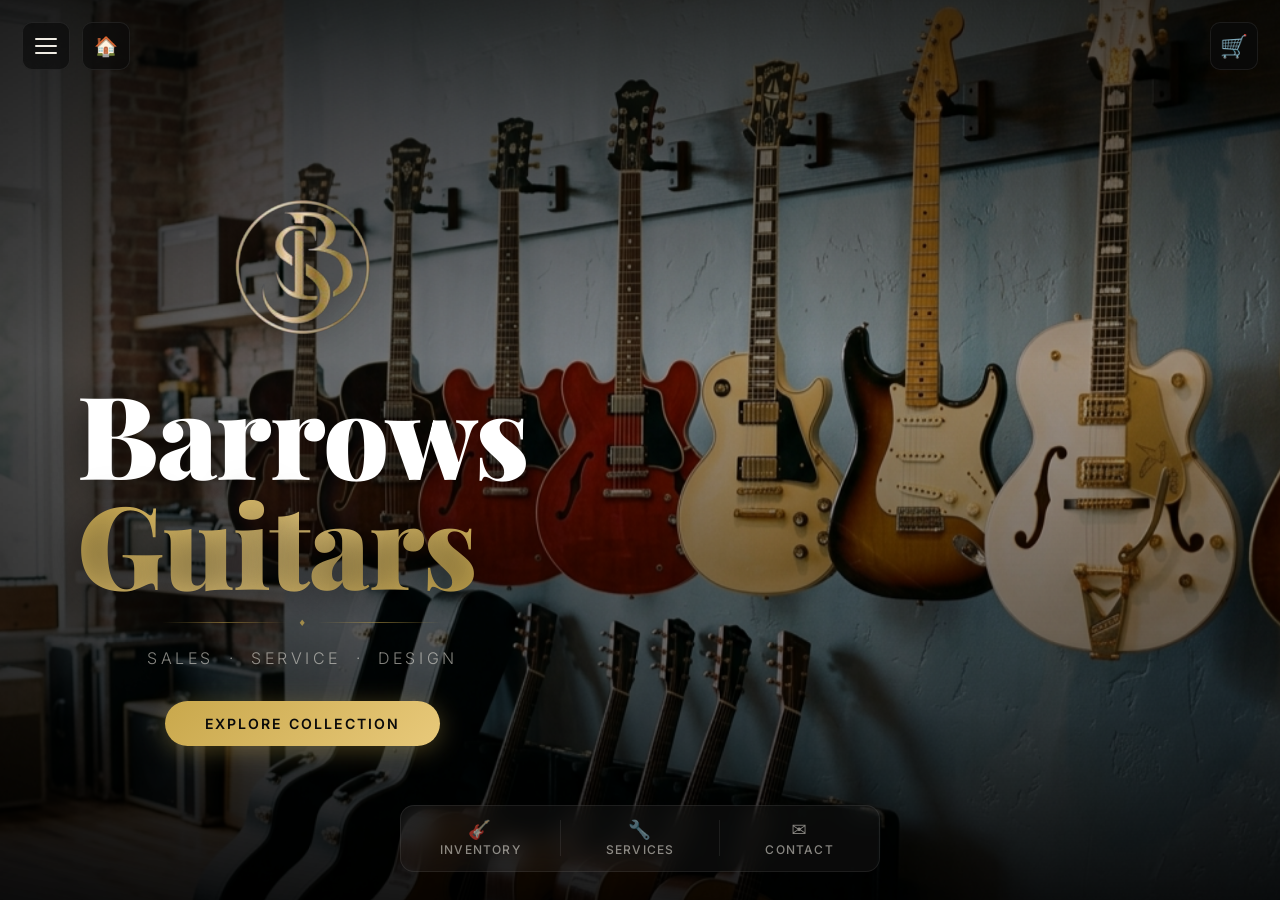
<file: index.html>
<!DOCTYPE html>
<html lang="en">
<head>
  <meta charset="UTF-8" />
  <meta name="viewport" content="width=device-width, initial-scale=1.0, maximum-scale=1.0, user-scalable=no" />
  <meta name="description" content="Barrows Guitars – Premium guitar sales, service, and custom design. Find your perfect instrument or let us build one for you." />
  <meta name="theme-color" content="#0a0a0a" />
  <title>Barrows Guitars | Sales, Service & Design</title>
  <link rel="preconnect" href="https://fonts.googleapis.com" />
  <link rel="preconnect" href="https://fonts.gstatic.com" crossorigin />
  <link href="https://fonts.googleapis.com/css2?family=Playfair+Display:wght@400;700;900&family=Inter:wght@300;400;500;600&display=swap" rel="stylesheet" />
  <link rel="stylesheet" href="style.css" />
</head>
<body>

  <!-- Overlay for mobile menu -->
  <div class="menu-overlay" id="menuOverlay" aria-hidden="true"></div>

  <!-- Hamburger Button -->
  <button class="hamburger" id="hamburgerBtn" aria-label="Open navigation menu" aria-expanded="false" aria-controls="sideNav">
    <span class="bar"></span>
    <span class="bar"></span>
    <span class="bar"></span>
  </button>
  <a href="index.html" class="home-btn" aria-label="Go to Home Page">🏠</a>

  <!-- Side Navigation -->
  <nav class="side-nav" id="sideNav" aria-label="Main navigation" role="navigation">
    <div class="nav-header">
      <span class="nav-logo">BG</span>
      <button class="nav-close" id="navClose" aria-label="Close navigation menu">✕</button>
    </div>
    <ul class="nav-links" role="list">
      <li><a href="about.html" class="nav-link" id="nav-about">
        <span class="nav-icon">♟</span> About Me
      </a></li>
      <li><a href="inventory.html" class="nav-link" id="nav-inventory">
        <span class="nav-icon">🎸</span> Inventory
      </a></li>
      <li><a href="services.html" class="nav-link" id="nav-services">
        <span class="nav-icon">🔧</span> Services
      </a></li>
      <li><a href="gallery.html" class="nav-link" id="nav-gallery">
        <span class="nav-icon">🖼</span> Gallery
      </a></li>
      <li><a href="faq.html" class="nav-link" id="nav-faq">
        <span class="nav-icon">❓</span> FAQ
      </a></li>
      <li><a href="contact.html" class="nav-link" id="nav-contact">
        <span class="nav-icon">✉</span> Contact
      </a></li>
    </ul>
    <div class="nav-footer">
      <p>BarrowsGuitars.com</p>
    </div>
  </nav>

  <!-- Main Homepage -->
  <main class="homepage" id="main-content">

    <!-- Background image layer -->
    <div class="bg-image" aria-hidden="true"></div>
    <!-- Dark overlay gradient -->
    <div class="bg-overlay" aria-hidden="true"></div>

    <!-- Hero Content -->
    <section class="hero" aria-label="Hero section">
      <div class="hero-content">
        <img src="assets/logo_transparent.png" alt="Barrows Guitars monogram" class="brand-logo" />
        <h1 class="brand-title">Barrows<br/><span class="brand-accent">Guitars</span></h1>
        <div class="title-divider" aria-hidden="true">
          <span class="divider-line"></span>
          <span class="divider-icon">♦</span>
          <span class="divider-line"></span>
        </div>
        <p class="brand-subtitle">Sales &nbsp;·&nbsp; Service &nbsp;·&nbsp; Design</p>
        <a href="inventory.html" class="cta-button" id="cta-explore">Explore Collection</a>
      </div>
    </section>

    <!-- Bottom info bar -->
    <footer class="home-footer" aria-label="Quick links">
      <div class="footer-items">
        <a href="inventory.html" class="footer-item" id="footer-inventory">
          <span class="footer-item-icon">🎸</span>
          <span>Inventory</span>
        </a>
        <div class="footer-divider" aria-hidden="true"></div>
        <a href="services.html" class="footer-item" id="footer-services">
          <span class="footer-item-icon">🔧</span>
          <span>Services</span>
        </a>
        <div class="footer-divider" aria-hidden="true"></div>
        <a href="contact.html" class="footer-item" id="footer-contact">
          <span class="footer-item-icon">✉</span>
          <span>Contact</span>
        </a>
      </div>
    </footer>

  </main>

  <script src="script.js"></script>
</body>
</html>
</file>
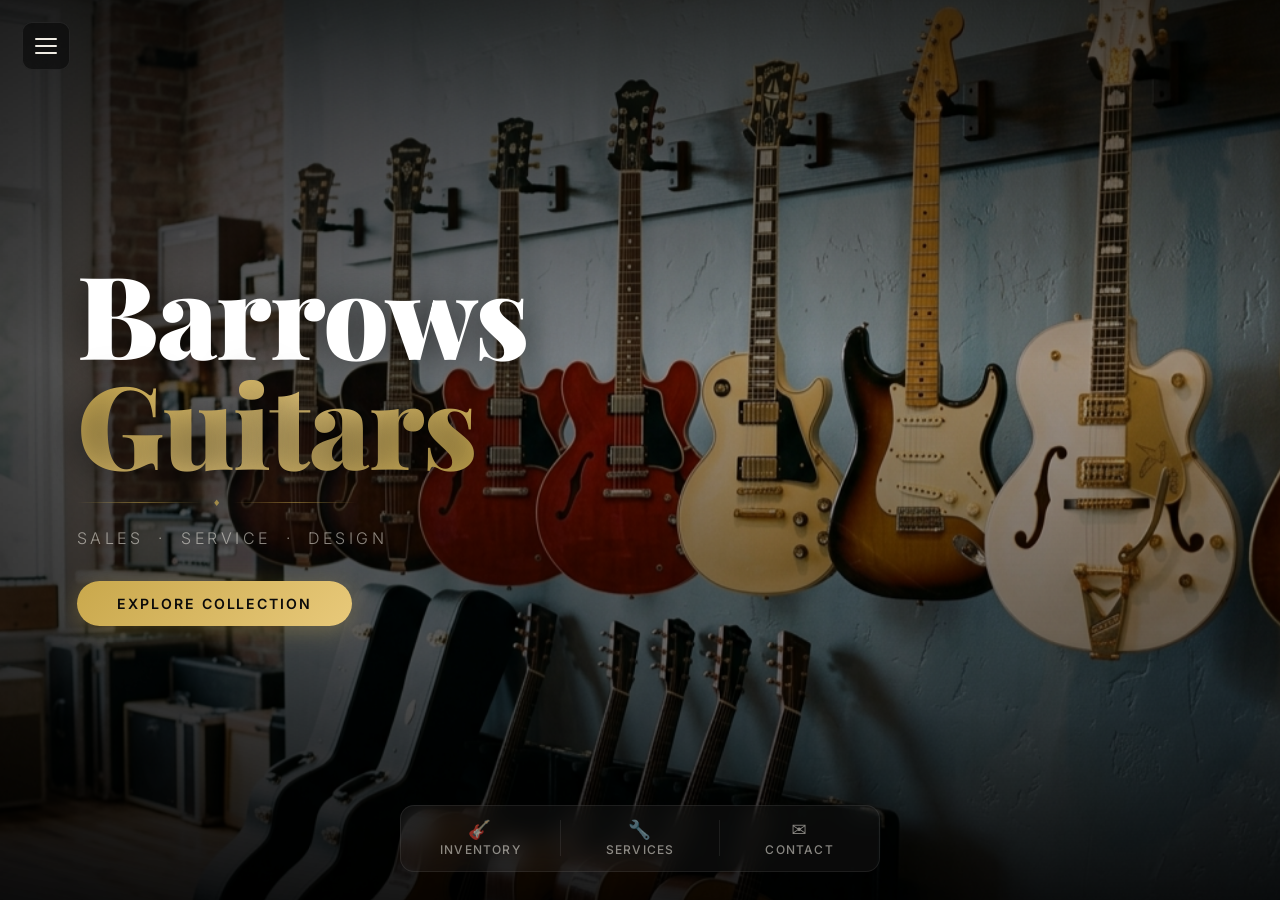
<file: BarrowsGuitars 2/index.html>
<!DOCTYPE html>
<html lang="en">
<head>
  <meta charset="UTF-8" />
  <meta name="viewport" content="width=device-width, initial-scale=1.0, maximum-scale=1.0, user-scalable=no" />
  <meta name="description" content="Barrows Guitars – Premium guitar sales, service, and custom design. Find your perfect instrument or let us build one for you." />
  <meta name="theme-color" content="#0a0a0a" />
  <title>Barrows Guitars | Sales, Service & Design</title>
  <link rel="preconnect" href="https://fonts.googleapis.com" />
  <link rel="preconnect" href="https://fonts.gstatic.com" crossorigin />
  <link href="https://fonts.googleapis.com/css2?family=Playfair+Display:wght@400;700;900&family=Inter:wght@300;400;500;600&display=swap" rel="stylesheet" />
  <link rel="stylesheet" href="style.css" />
</head>
<body>

  <!-- Overlay for mobile menu -->
  <div class="menu-overlay" id="menuOverlay" aria-hidden="true"></div>

  <!-- Hamburger Button -->
  <button class="hamburger" id="hamburgerBtn" aria-label="Open navigation menu" aria-expanded="false" aria-controls="sideNav">
    <span class="bar"></span>
    <span class="bar"></span>
    <span class="bar"></span>
  </button>

  <!-- Side Navigation -->
  <nav class="side-nav" id="sideNav" aria-label="Main navigation" role="navigation">
    <div class="nav-header">
      <span class="nav-logo">BG</span>
      <button class="nav-close" id="navClose" aria-label="Close navigation menu">✕</button>
    </div>
    <ul class="nav-links" role="list">
      <li><a href="about.html" class="nav-link" id="nav-about">
        <span class="nav-icon">♟</span> About Me
      </a></li>
      <li><a href="inventory.html" class="nav-link" id="nav-inventory">
        <span class="nav-icon">🎸</span> Inventory
      </a></li>
      <li><a href="services.html" class="nav-link" id="nav-services">
        <span class="nav-icon">🔧</span> Services
      </a></li>
      <li><a href="gallery.html" class="nav-link" id="nav-gallery">
        <span class="nav-icon">🖼</span> Gallery
      </a></li>
      <li><a href="faq.html" class="nav-link" id="nav-faq">
        <span class="nav-icon">❓</span> FAQ
      </a></li>
      <li><a href="contact.html" class="nav-link" id="nav-contact">
        <span class="nav-icon">✉</span> Contact
      </a></li>
    </ul>
    <div class="nav-footer">
      <p>BarrowsGuitars.com</p>
    </div>
  </nav>

  <!-- Main Homepage -->
  <main class="homepage" id="main-content">

    <!-- Background image layer -->
    <div class="bg-image" aria-hidden="true"></div>
    <!-- Dark overlay gradient -->
    <div class="bg-overlay" aria-hidden="true"></div>

    <!-- Hero Content -->
    <section class="hero" aria-label="Hero section">
      <div class="hero-content">
<h1 class="brand-title">Barrows<br/><span class="brand-accent">Guitars</span></h1>
        <div class="title-divider" aria-hidden="true">
          <span class="divider-line"></span>
          <span class="divider-icon">♦</span>
          <span class="divider-line"></span>
        </div>
        <p class="brand-subtitle">Sales &nbsp;·&nbsp; Service &nbsp;·&nbsp; Design</p>
        <a href="inventory.html" class="cta-button" id="cta-explore">Explore Collection</a>
      </div>
    </section>

    <!-- Bottom info bar -->
    <footer class="home-footer" aria-label="Quick links">
      <div class="footer-items">
        <a href="inventory.html" class="footer-item" id="footer-inventory">
          <span class="footer-item-icon">🎸</span>
          <span>Inventory</span>
        </a>
        <div class="footer-divider" aria-hidden="true"></div>
        <a href="services.html" class="footer-item" id="footer-services">
          <span class="footer-item-icon">🔧</span>
          <span>Services</span>
        </a>
        <div class="footer-divider" aria-hidden="true"></div>
        <a href="contact.html" class="footer-item" id="footer-contact">
          <span class="footer-item-icon">✉</span>
          <span>Contact</span>
        </a>
      </div>
    </footer>

  </main>

  <script src="script.js"></script>
</body>
</html>
</file>
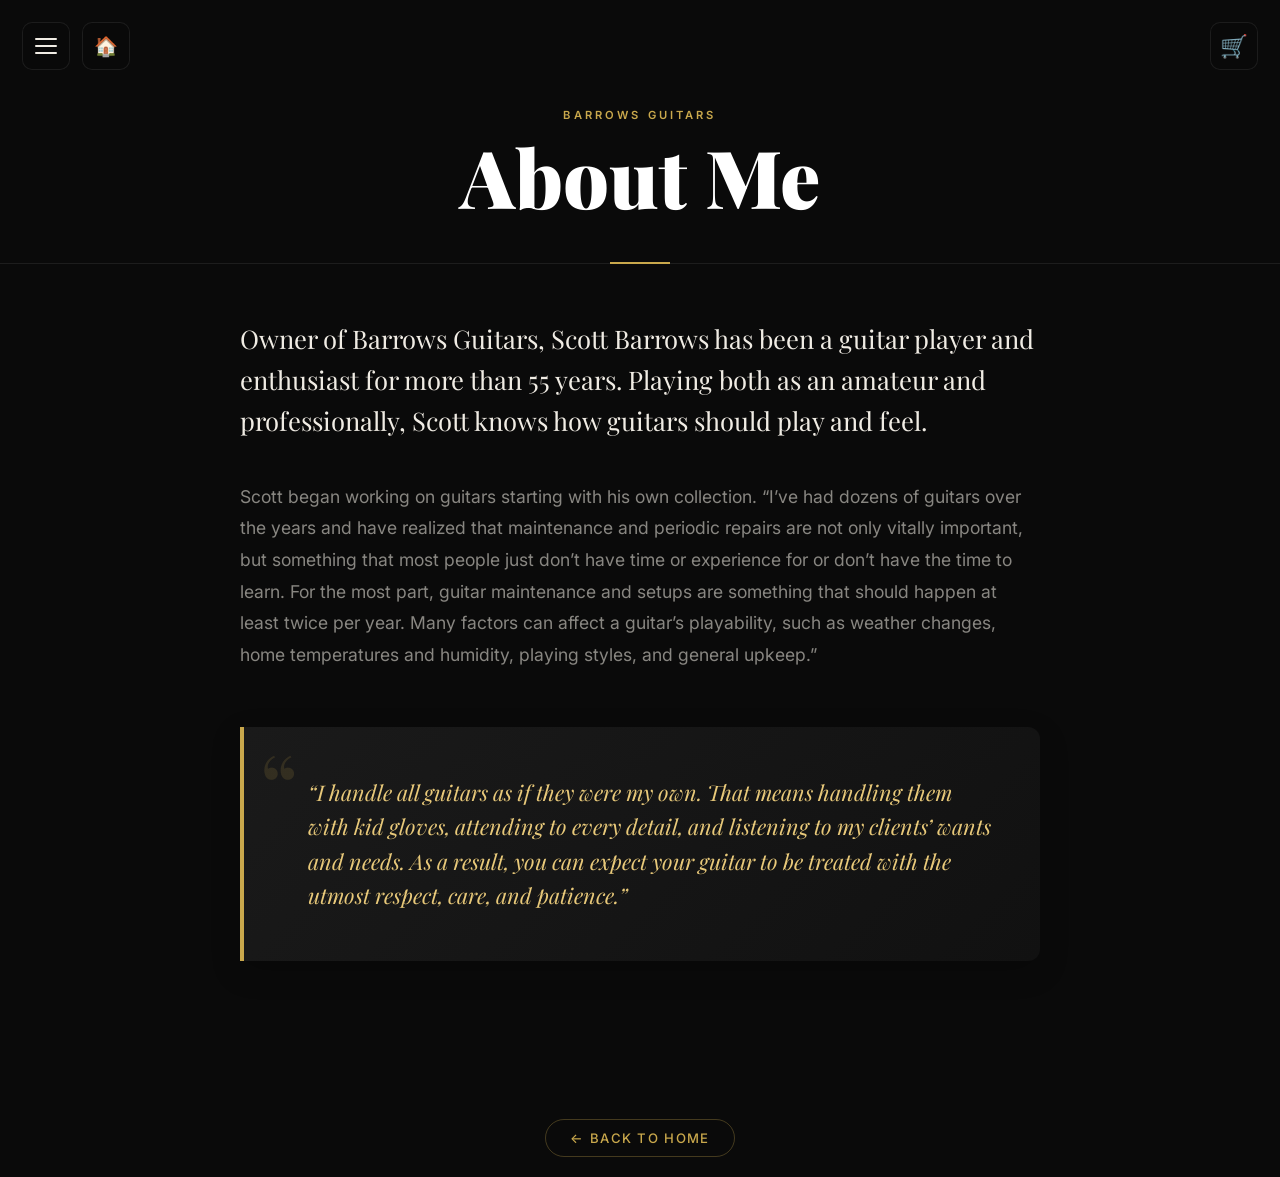
<file: about.html>
<!DOCTYPE html>
<html lang="en">
<head>
  <meta charset="UTF-8" />
  <meta name="viewport" content="width=device-width, initial-scale=1.0" />
  <meta name="description" content="About Scott Barrows – the craftsman and musician behind Barrows Guitars." />
  <title>About Me | Barrows Guitars</title>
  <link rel="preconnect" href="https://fonts.googleapis.com" />
  <link rel="preconnect" href="https://fonts.gstatic.com" crossorigin />
  <link href="https://fonts.googleapis.com/css2?family=Playfair+Display:wght@400;700;900&family=Inter:wght@300;400;500;600&display=swap" rel="stylesheet" />
  <link rel="stylesheet" href="pages.css" />
</head>
<body>
  <div class="menu-overlay" id="menuOverlay" aria-hidden="true"></div>

  <button class="hamburger" id="hamburgerBtn" aria-label="Open navigation menu" aria-expanded="false" aria-controls="sideNav">
    <span class="bar"></span>
    <span class="bar"></span>
    <span class="bar"></span>
  </button>
  <a href="index.html" class="home-btn" aria-label="Go to Home Page">🏠</a>

  <nav class="side-nav" id="sideNav" aria-label="Main navigation">
    <div class="nav-header">
      <span class="nav-logo">BG</span>
      <button class="nav-close" id="navClose" aria-label="Close navigation menu">✕</button>
    </div>
    <ul class="nav-links">
      <li><a href="about.html"     class="nav-link" id="nav-about">    <span class="nav-icon">♟</span> About Me</a></li>
      <li><a href="inventory.html" class="nav-link" id="nav-inventory"><span class="nav-icon">🎸</span> Inventory</a></li>
      <li><a href="services.html"  class="nav-link" id="nav-services"> <span class="nav-icon">🔧</span> Services</a></li>
      <li><a href="gallery.html"   class="nav-link" id="nav-gallery">  <span class="nav-icon">🖼</span> Gallery</a></li>
      <li><a href="faq.html"       class="nav-link" id="nav-faq">      <span class="nav-icon">❓</span> FAQ</a></li>
      <li><a href="contact.html"   class="nav-link" id="nav-contact">  <span class="nav-icon">✉</span> Contact</a></li>
    </ul>
    <div class="nav-footer"><p>BarrowsGuitars.com</p></div>
  </nav>

  <main class="page-wrap">
    <header class="page-header">
      <p class="page-eyebrow">Barrows Guitars</p>
      <h1 class="page-title">About Me</h1>
    </header>
    <div class="page-body">
      <div class="about-content">
        <p class="lead">Owner of Barrows Guitars, Scott Barrows has been a guitar player and enthusiast for more than 55 years. Playing both as an amateur and professionally, Scott knows how guitars should play and feel.</p>
        
        <p>Scott began working on guitars starting with his own collection. “I’ve had dozens of guitars over the years and have realized that maintenance and periodic repairs are not only vitally important, but something that most people just don’t have time or experience for or don’t have the time to learn. For the most part, guitar maintenance and setups are something that should happen at least twice per year. Many factors can affect a guitar’s playability, such as weather changes, home temperatures and humidity, playing styles, and general upkeep.”</p>
        
        <blockquote class="about-quote">
          <p>“I handle all guitars as if they were my own. That means handling them with kid gloves, attending to every detail, and listening to my clients’ wants and needs. As a result, you can expect your guitar to be treated with the utmost respect, care, and patience.”</p>
        </blockquote>
      </div>
      </div>
      <div style="text-align: center; margin-top: 40px; padding-bottom: 20px;">
        <a href="index.html" class="back-home">← Back to Home</a>
      </div>
    </div>
  </main>

  <script src="script.js"></script>
</body>
</html>
</file>
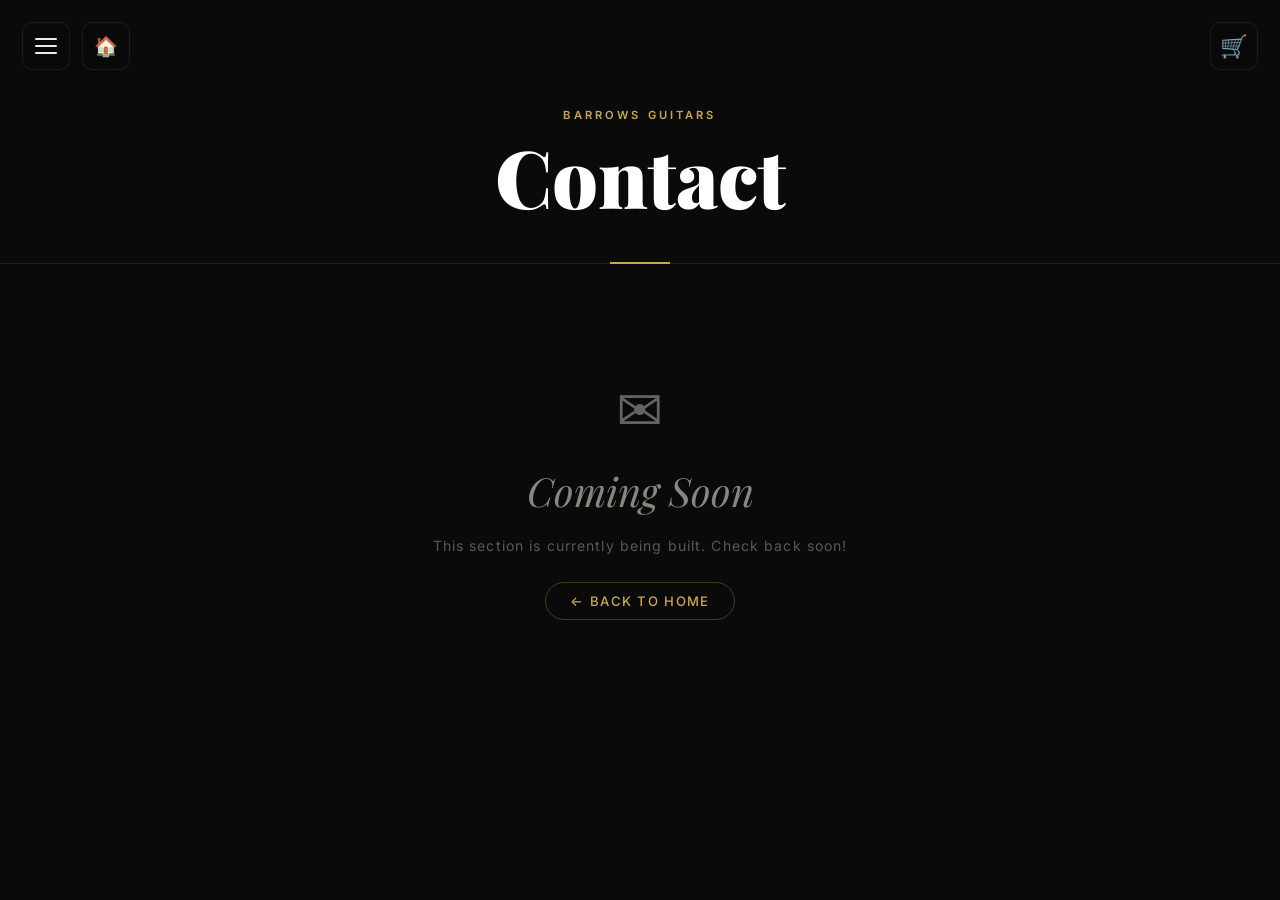
<file: contact.html>
<!DOCTYPE html>
<html lang="en">
<head>
  <meta charset="UTF-8" />
  <meta name="viewport" content="width=device-width, initial-scale=1.0" />
  <meta name="description" content="Contact – Barrows Guitars" />
  <title>Contact | Barrows Guitars</title>
  <link rel="preconnect" href="https://fonts.googleapis.com" />
  <link rel="preconnect" href="https://fonts.gstatic.com" crossorigin />
  <link href="https://fonts.googleapis.com/css2?family=Playfair+Display:wght@400;700;900&family=Inter:wght@300;400;500;600&display=swap" rel="stylesheet" />
  <link rel="stylesheet" href="pages.css" />
</head>
<body>
  <div class="menu-overlay" id="menuOverlay" aria-hidden="true"></div>
  <button class="hamburger" id="hamburgerBtn" aria-label="Open navigation menu" aria-expanded="false" aria-controls="sideNav">
    <span class="bar"></span><span class="bar"></span><span class="bar"></span>
  </button>
  <a href="index.html" class="home-btn" aria-label="Go to Home Page">🏠</a>
  <nav class="side-nav" id="sideNav" aria-label="Main navigation">
    <div class="nav-header">
      <span class="nav-logo">BG</span>
      <button class="nav-close" id="navClose" aria-label="Close navigation menu">✕</button>
    </div>
    <ul class="nav-links">
      <li><a href="about.html"     class="nav-link"><span class="nav-icon">♟</span> About Me</a></li>
      <li><a href="inventory.html" class="nav-link"><span class="nav-icon">🎸</span> Inventory</a></li>
      <li><a href="services.html"  class="nav-link"><span class="nav-icon">🔧</span> Services</a></li>
      <li><a href="gallery.html"   class="nav-link"><span class="nav-icon">🖼</span> Gallery</a></li>
      <li><a href="faq.html"       class="nav-link"><span class="nav-icon">❓</span> FAQ</a></li>
      <li><a href="contact.html"   class="nav-link"><span class="nav-icon">✉</span> Contact</a></li>
    </ul>
    <div class="nav-footer"><p>BarrowsGuitars.com</p></div>
  </nav>
  <main class="page-wrap">
    <header class="page-header">
      <p class="page-eyebrow">Barrows Guitars</p>
      <h1 class="page-title">Contact</h1>
    </header>
    <div class="page-body">
      <div class="coming-soon-container">
        <div class="coming-soon-icon">✉</div>
        <p class="coming-soon-text">Coming Soon</p>
        <p class="coming-soon-sub">This section is currently being built. Check back soon!</p>
        <a href="index.html" class="back-home">← Back to Home</a>
      </div>
    </div>
  </main>
  <script src="script.js"></script>
</body>
</html>
</file>
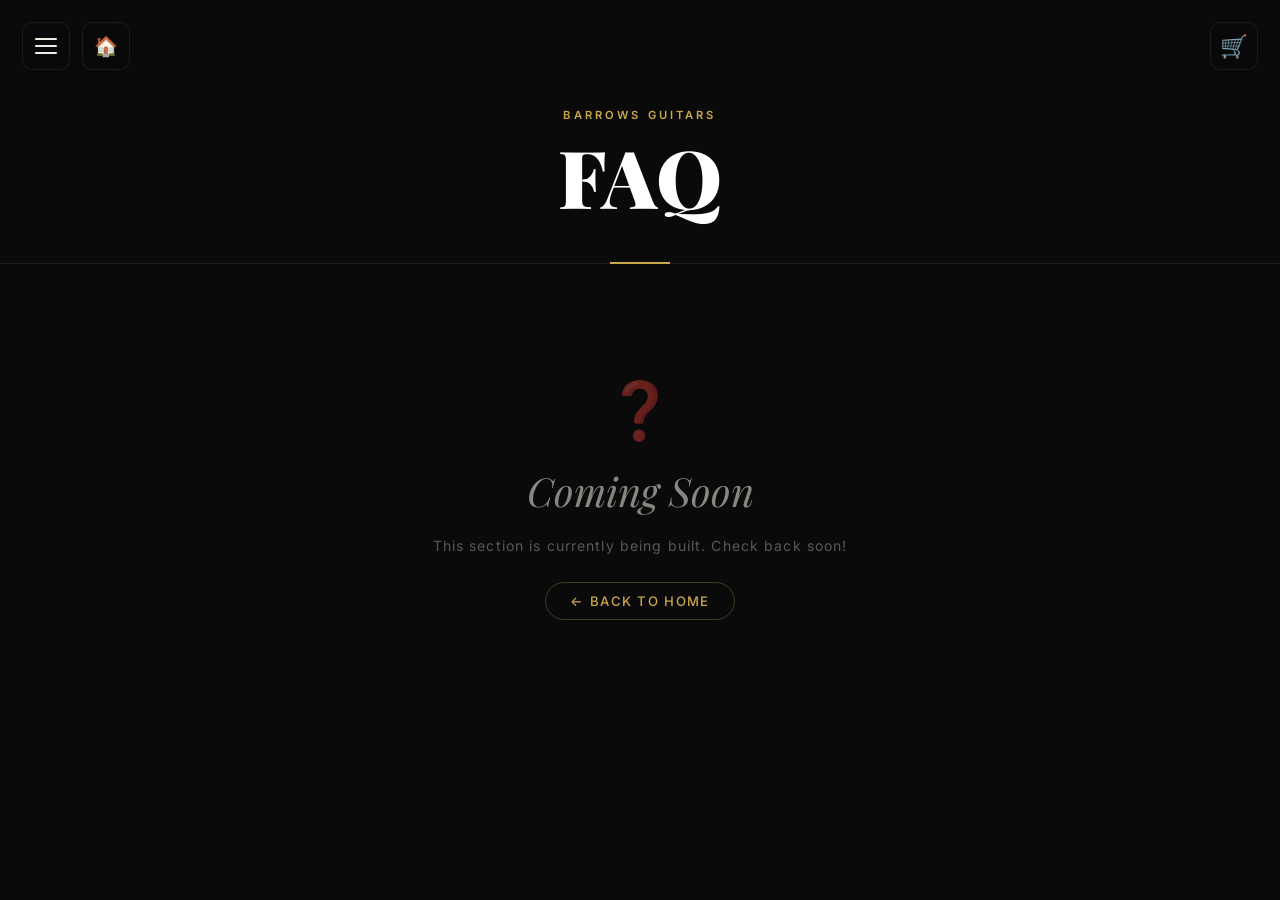
<file: faq.html>
<!DOCTYPE html>
<html lang="en">
<head>
  <meta charset="UTF-8" />
  <meta name="viewport" content="width=device-width, initial-scale=1.0" />
  <meta name="description" content="FAQ – Barrows Guitars" />
  <title>FAQ | Barrows Guitars</title>
  <link rel="preconnect" href="https://fonts.googleapis.com" />
  <link rel="preconnect" href="https://fonts.gstatic.com" crossorigin />
  <link href="https://fonts.googleapis.com/css2?family=Playfair+Display:wght@400;700;900&family=Inter:wght@300;400;500;600&display=swap" rel="stylesheet" />
  <link rel="stylesheet" href="pages.css" />
</head>
<body>
  <div class="menu-overlay" id="menuOverlay" aria-hidden="true"></div>
  <button class="hamburger" id="hamburgerBtn" aria-label="Open navigation menu" aria-expanded="false" aria-controls="sideNav">
    <span class="bar"></span><span class="bar"></span><span class="bar"></span>
  </button>
  <a href="index.html" class="home-btn" aria-label="Go to Home Page">🏠</a>
  <nav class="side-nav" id="sideNav" aria-label="Main navigation">
    <div class="nav-header">
      <span class="nav-logo">BG</span>
      <button class="nav-close" id="navClose" aria-label="Close navigation menu">✕</button>
    </div>
    <ul class="nav-links">
      <li><a href="about.html"     class="nav-link"><span class="nav-icon">♟</span> About Me</a></li>
      <li><a href="inventory.html" class="nav-link"><span class="nav-icon">🎸</span> Inventory</a></li>
      <li><a href="services.html"  class="nav-link"><span class="nav-icon">🔧</span> Services</a></li>
      <li><a href="gallery.html"   class="nav-link"><span class="nav-icon">🖼</span> Gallery</a></li>
      <li><a href="faq.html"       class="nav-link"><span class="nav-icon">❓</span> FAQ</a></li>
      <li><a href="contact.html"   class="nav-link"><span class="nav-icon">✉</span> Contact</a></li>
    </ul>
    <div class="nav-footer"><p>BarrowsGuitars.com</p></div>
  </nav>
  <main class="page-wrap">
    <header class="page-header">
      <p class="page-eyebrow">Barrows Guitars</p>
      <h1 class="page-title">FAQ</h1>
    </header>
    <div class="page-body">
      <div class="coming-soon-container">
        <div class="coming-soon-icon">❓</div>
        <p class="coming-soon-text">Coming Soon</p>
        <p class="coming-soon-sub">This section is currently being built. Check back soon!</p>
        <a href="index.html" class="back-home">← Back to Home</a>
      </div>
    </div>
  </main>
  <script src="script.js"></script>
</body>
</html>
</file>
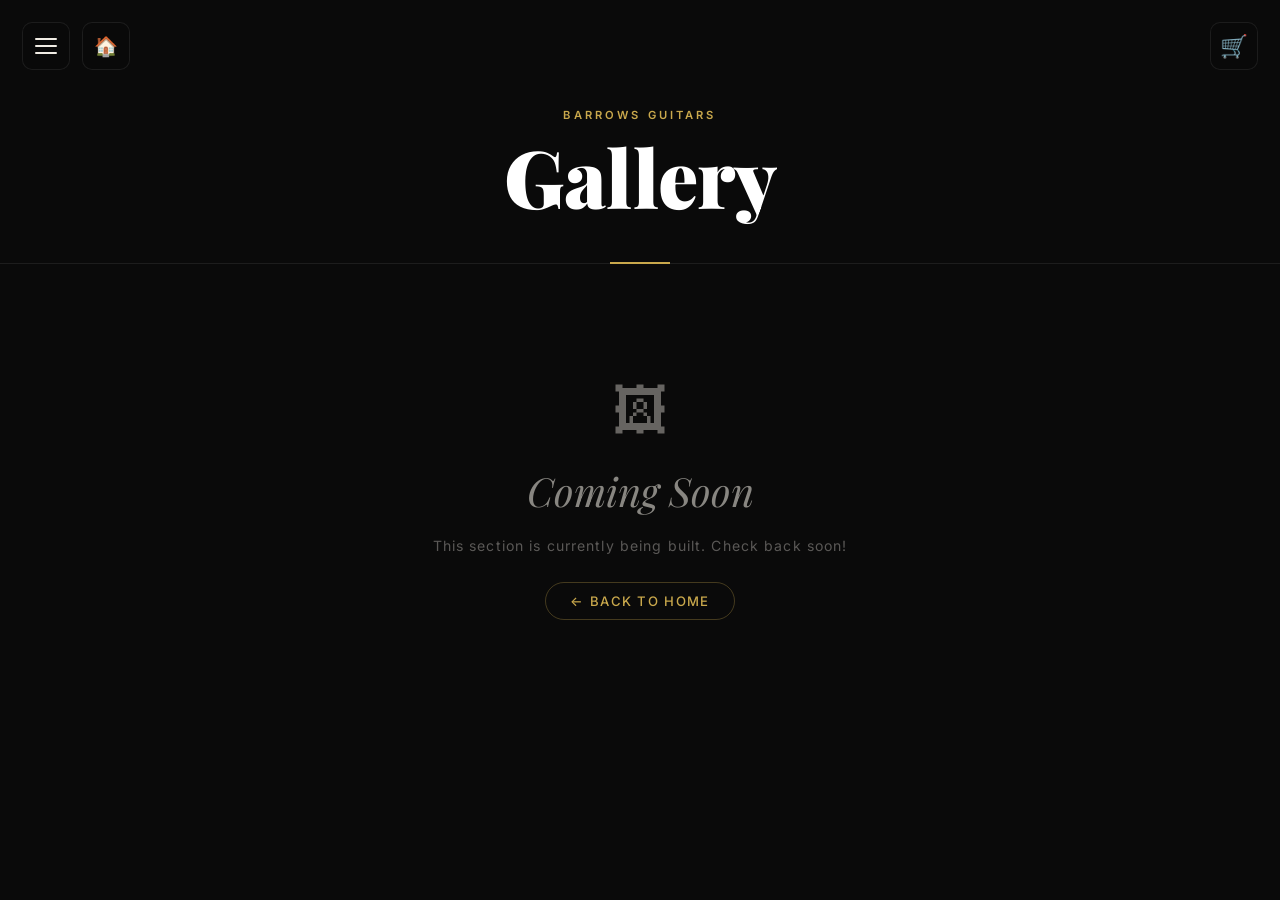
<file: gallery.html>
<!DOCTYPE html>
<html lang="en">
<head>
  <meta charset="UTF-8" />
  <meta name="viewport" content="width=device-width, initial-scale=1.0" />
  <meta name="description" content="Gallery – Barrows Guitars" />
  <title>Gallery | Barrows Guitars</title>
  <link rel="preconnect" href="https://fonts.googleapis.com" />
  <link rel="preconnect" href="https://fonts.gstatic.com" crossorigin />
  <link href="https://fonts.googleapis.com/css2?family=Playfair+Display:wght@400;700;900&family=Inter:wght@300;400;500;600&display=swap" rel="stylesheet" />
  <link rel="stylesheet" href="pages.css" />
</head>
<body>
  <div class="menu-overlay" id="menuOverlay" aria-hidden="true"></div>
  <button class="hamburger" id="hamburgerBtn" aria-label="Open navigation menu" aria-expanded="false" aria-controls="sideNav">
    <span class="bar"></span><span class="bar"></span><span class="bar"></span>
  </button>
  <a href="index.html" class="home-btn" aria-label="Go to Home Page">🏠</a>
  <nav class="side-nav" id="sideNav" aria-label="Main navigation">
    <div class="nav-header">
      <span class="nav-logo">BG</span>
      <button class="nav-close" id="navClose" aria-label="Close navigation menu">✕</button>
    </div>
    <ul class="nav-links">
      <li><a href="about.html"     class="nav-link"><span class="nav-icon">♟</span> About Me</a></li>
      <li><a href="inventory.html" class="nav-link"><span class="nav-icon">🎸</span> Inventory</a></li>
      <li><a href="services.html"  class="nav-link"><span class="nav-icon">🔧</span> Services</a></li>
      <li><a href="gallery.html"   class="nav-link"><span class="nav-icon">🖼</span> Gallery</a></li>
      <li><a href="faq.html"       class="nav-link"><span class="nav-icon">❓</span> FAQ</a></li>
      <li><a href="contact.html"   class="nav-link"><span class="nav-icon">✉</span> Contact</a></li>
    </ul>
    <div class="nav-footer"><p>BarrowsGuitars.com</p></div>
  </nav>
  <main class="page-wrap">
    <header class="page-header">
      <p class="page-eyebrow">Barrows Guitars</p>
      <h1 class="page-title">Gallery</h1>
    </header>
    <div class="page-body">
      <div class="coming-soon-container">
        <div class="coming-soon-icon">🖼</div>
        <p class="coming-soon-text">Coming Soon</p>
        <p class="coming-soon-sub">This section is currently being built. Check back soon!</p>
        <a href="index.html" class="back-home">← Back to Home</a>
      </div>
    </div>
  </main>
  <script src="script.js"></script>
</body>
</html>
</file>
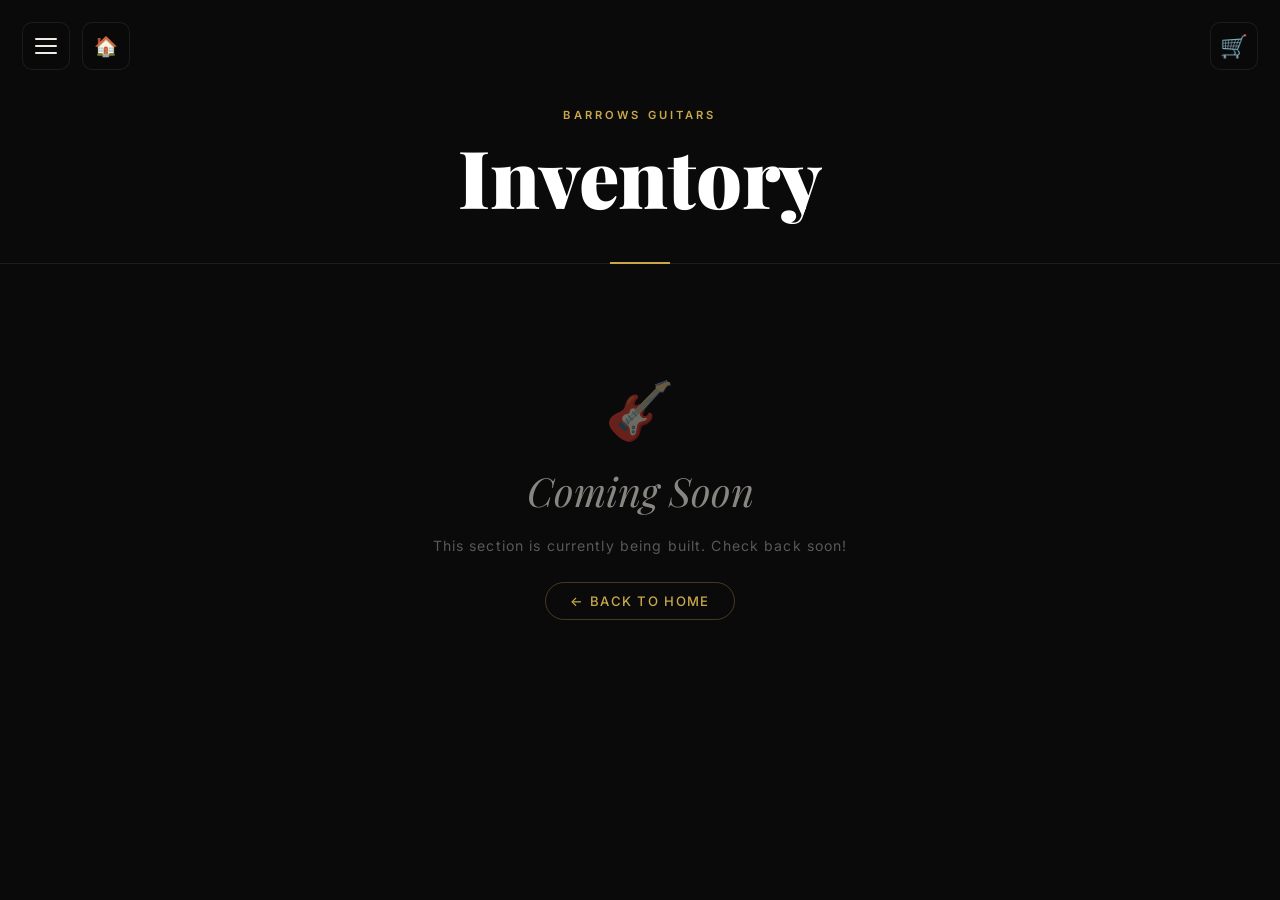
<file: inventory.html>
<!DOCTYPE html>
<html lang="en">
<head>
  <meta charset="UTF-8" />
  <meta name="viewport" content="width=device-width, initial-scale=1.0" />
  <meta name="description" content="Inventory – Barrows Guitars" />
  <title>Inventory | Barrows Guitars</title>
  <link rel="preconnect" href="https://fonts.googleapis.com" />
  <link rel="preconnect" href="https://fonts.gstatic.com" crossorigin />
  <link href="https://fonts.googleapis.com/css2?family=Playfair+Display:wght@400;700;900&family=Inter:wght@300;400;500;600&display=swap" rel="stylesheet" />
  <link rel="stylesheet" href="pages.css" />
</head>
<body>
  <div class="menu-overlay" id="menuOverlay" aria-hidden="true"></div>
  <button class="hamburger" id="hamburgerBtn" aria-label="Open navigation menu" aria-expanded="false" aria-controls="sideNav">
    <span class="bar"></span><span class="bar"></span><span class="bar"></span>
  </button>
  <a href="index.html" class="home-btn" aria-label="Go to Home Page">🏠</a>
  <nav class="side-nav" id="sideNav" aria-label="Main navigation">
    <div class="nav-header">
      <span class="nav-logo">BG</span>
      <button class="nav-close" id="navClose" aria-label="Close navigation menu">✕</button>
    </div>
    <ul class="nav-links">
      <li><a href="about.html"     class="nav-link"><span class="nav-icon">♟</span> About Me</a></li>
      <li><a href="inventory.html" class="nav-link"><span class="nav-icon">🎸</span> Inventory</a></li>
      <li><a href="services.html"  class="nav-link"><span class="nav-icon">🔧</span> Services</a></li>
      <li><a href="gallery.html"   class="nav-link"><span class="nav-icon">🖼</span> Gallery</a></li>
      <li><a href="faq.html"       class="nav-link"><span class="nav-icon">❓</span> FAQ</a></li>
      <li><a href="contact.html"   class="nav-link"><span class="nav-icon">✉</span> Contact</a></li>
    </ul>
    <div class="nav-footer"><p>BarrowsGuitars.com</p></div>
  </nav>
  <main class="page-wrap">
    <header class="page-header">
      <p class="page-eyebrow">Barrows Guitars</p>
      <h1 class="page-title">Inventory</h1>
    </header>
    <div class="page-body">
      <div class="coming-soon-container">
        <div class="coming-soon-icon">🎸</div>
        <p class="coming-soon-text">Coming Soon</p>
        <p class="coming-soon-sub">This section is currently being built. Check back soon!</p>
        <a href="index.html" class="back-home">← Back to Home</a>
      </div>
    </div>
  </main>
  <script src="script.js"></script>
</body>
</html>
</file>
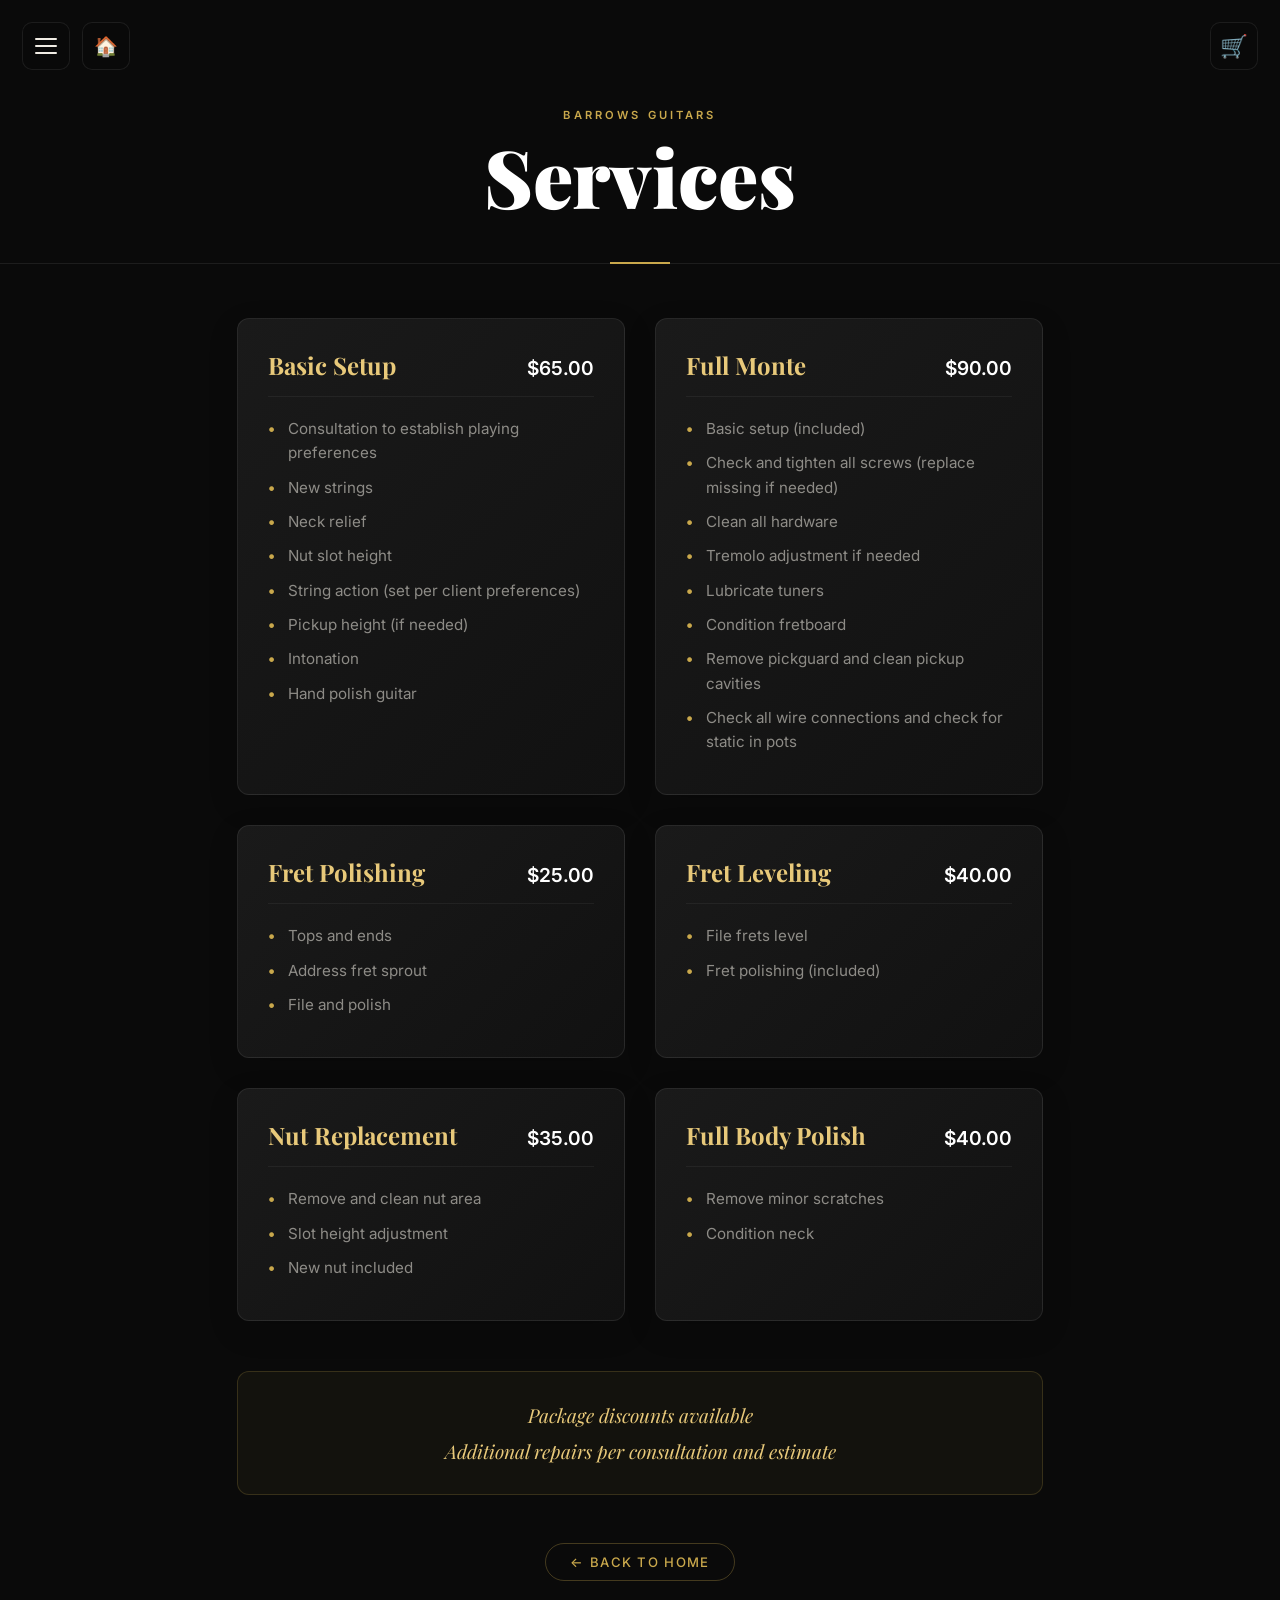
<file: services.html>
<!DOCTYPE html>
<html lang="en">
<head>
  <meta charset="UTF-8" />
  <meta name="viewport" content="width=device-width, initial-scale=1.0" />
  <meta name="description" content="Services – Barrows Guitars" />
  <title>Services | Barrows Guitars</title>
  <link rel="preconnect" href="https://fonts.googleapis.com" />
  <link rel="preconnect" href="https://fonts.gstatic.com" crossorigin />
  <link href="https://fonts.googleapis.com/css2?family=Playfair+Display:wght@400;700;900&family=Inter:wght@300;400;500;600&display=swap" rel="stylesheet" />
  <link rel="stylesheet" href="pages.css" />
</head>
<body>
  <div class="menu-overlay" id="menuOverlay" aria-hidden="true"></div>
  <button class="hamburger" id="hamburgerBtn" aria-label="Open navigation menu" aria-expanded="false" aria-controls="sideNav">
    <span class="bar"></span><span class="bar"></span><span class="bar"></span>
  </button>
  <a href="index.html" class="home-btn" aria-label="Go to Home Page">🏠</a>
  <nav class="side-nav" id="sideNav" aria-label="Main navigation">
    <div class="nav-header">
      <span class="nav-logo">BG</span>
      <button class="nav-close" id="navClose" aria-label="Close navigation menu">✕</button>
    </div>
    <ul class="nav-links">
      <li><a href="about.html"     class="nav-link"><span class="nav-icon">♟</span> About Me</a></li>
      <li><a href="inventory.html" class="nav-link"><span class="nav-icon">🎸</span> Inventory</a></li>
      <li><a href="services.html"  class="nav-link"><span class="nav-icon">🔧</span> Services</a></li>
      <li><a href="gallery.html"   class="nav-link"><span class="nav-icon">🖼</span> Gallery</a></li>
      <li><a href="faq.html"       class="nav-link"><span class="nav-icon">❓</span> FAQ</a></li>
      <li><a href="contact.html"   class="nav-link"><span class="nav-icon">✉</span> Contact</a></li>
    </ul>
    <div class="nav-footer"><p>BarrowsGuitars.com</p></div>
  </nav>
  <main class="page-wrap">
    <header class="page-header">
      <p class="page-eyebrow">Barrows Guitars</p>
      <h1 class="page-title">Services</h1>
    </header>
    <div class="page-body">
      <div class="services-container">
        <div class="service-card">
          <div class="service-header">
            <h3 class="service-title">Basic Setup</h3>
            <span class="service-price">$65.00</span>
          </div>
          <ul class="service-details">
            <li>Consultation to establish playing preferences</li>
            <li>New strings</li>
            <li>Neck relief</li>
            <li>Nut slot height</li>
            <li>String action (set per client preferences)</li>
            <li>Pickup height (if needed)</li>
            <li>Intonation</li>
            <li>Hand polish guitar</li>
          </ul>

        </div>
        
        <div class="service-card">
          <div class="service-header">
            <h3 class="service-title">Full Monte</h3>
            <span class="service-price">$90.00</span>
          </div>
          <ul class="service-details">
            <li>Basic setup (included)</li>
            <li>Check and tighten all screws (replace missing if needed)</li>
            <li>Clean all hardware</li>
            <li>Tremolo adjustment if needed</li>
            <li>Lubricate tuners</li>
            <li>Condition fretboard</li>
            <li>Remove pickguard and clean pickup cavities</li>
            <li>Check all wire connections and check for static in pots</li>
          </ul>

        </div>

        <div class="service-card">
          <div class="service-header">
            <h3 class="service-title">Fret Polishing</h3>
            <span class="service-price">$25.00</span>
          </div>
          <ul class="service-details">
            <li>Tops and ends</li>
            <li>Address fret sprout</li>
            <li>File and polish</li>
          </ul>

        </div>

        <div class="service-card">
          <div class="service-header">
            <h3 class="service-title">Fret Leveling</h3>
            <span class="service-price">$40.00</span>
          </div>
          <ul class="service-details">
            <li>File frets level</li>
            <li>Fret polishing (included)</li>
          </ul>

        </div>

        <div class="service-card">
          <div class="service-header">
            <h3 class="service-title">Nut Replacement</h3>
            <span class="service-price">$35.00</span>
          </div>
          <ul class="service-details">
            <li>Remove and clean nut area</li>
            <li>Slot height adjustment</li>
            <li>New nut included</li>
          </ul>

        </div>

        <div class="service-card">
          <div class="service-header">
            <h3 class="service-title">Full Body Polish</h3>
            <span class="service-price">$40.00</span>
          </div>
          <ul class="service-details">
            <li>Remove minor scratches</li>
            <li>Condition neck</li>
          </ul>

        </div>
      </div>

      <div class="services-footer">
        <p>Package discounts available</p>
        <p>Additional repairs per consultation and estimate</p>
      </div>
      <div style="text-align: center; margin-top: 40px; padding-bottom: 20px;">
        <a href="index.html" class="back-home">← Back to Home</a>
      </div>
    </div>
  </main>
  <script src="script.js"></script>
</body>
</html>
</file>
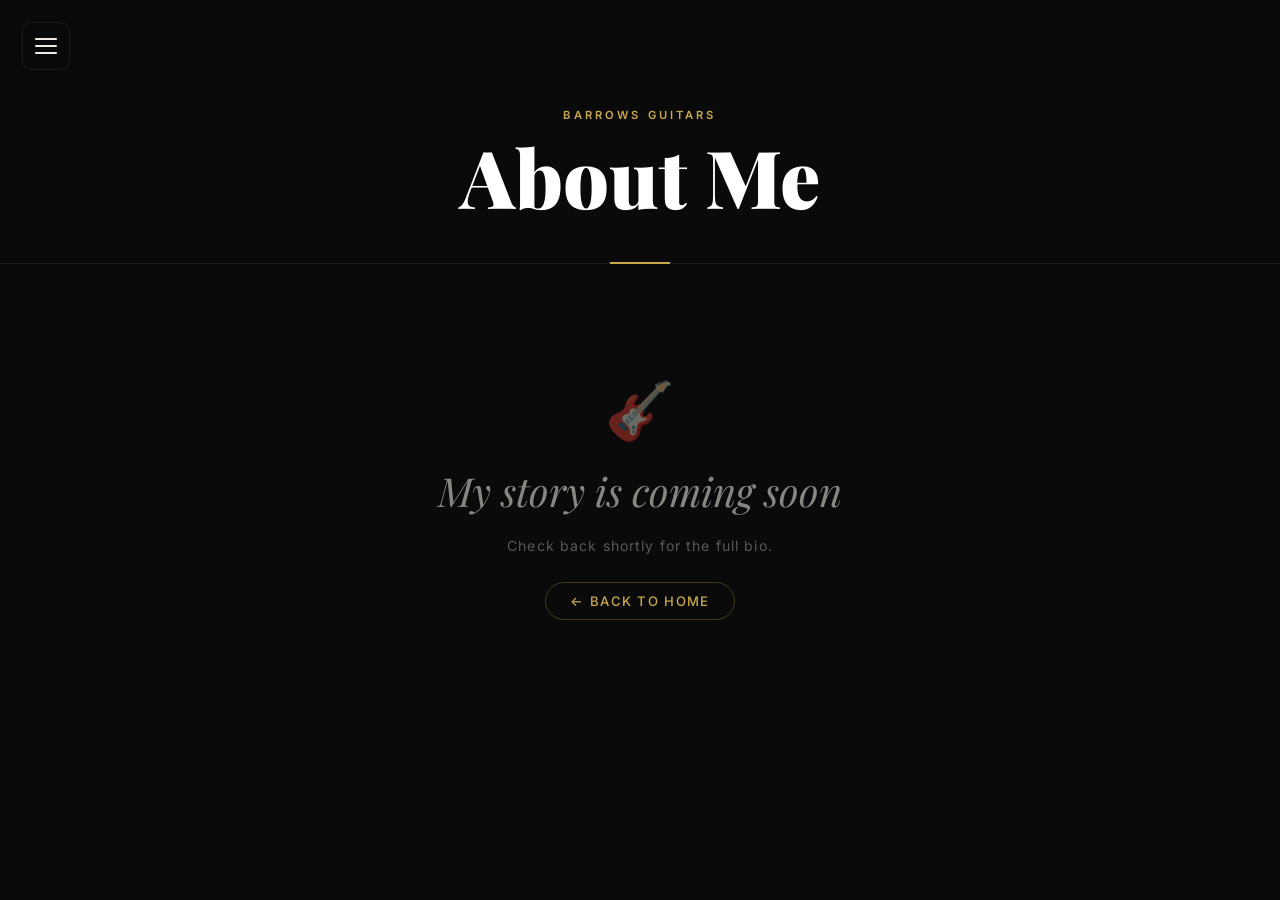
<file: BarrowsGuitars 2/about.html>
<!DOCTYPE html>
<html lang="en">
<head>
  <meta charset="UTF-8" />
  <meta name="viewport" content="width=device-width, initial-scale=1.0" />
  <meta name="description" content="About Scott Barrows – the craftsman and musician behind Barrows Guitars." />
  <title>About Me | Barrows Guitars</title>
  <link rel="preconnect" href="https://fonts.googleapis.com" />
  <link rel="preconnect" href="https://fonts.gstatic.com" crossorigin />
  <link href="https://fonts.googleapis.com/css2?family=Playfair+Display:wght@400;700;900&family=Inter:wght@300;400;500;600&display=swap" rel="stylesheet" />
  <link rel="stylesheet" href="pages.css" />
</head>
<body>
  <div class="menu-overlay" id="menuOverlay" aria-hidden="true"></div>

  <button class="hamburger" id="hamburgerBtn" aria-label="Open navigation menu" aria-expanded="false" aria-controls="sideNav">
    <span class="bar"></span>
    <span class="bar"></span>
    <span class="bar"></span>
  </button>

  <nav class="side-nav" id="sideNav" aria-label="Main navigation">
    <div class="nav-header">
      <span class="nav-logo">BG</span>
      <button class="nav-close" id="navClose" aria-label="Close navigation menu">✕</button>
    </div>
    <ul class="nav-links">
      <li><a href="about.html"     class="nav-link" id="nav-about">    <span class="nav-icon">♟</span> About Me</a></li>
      <li><a href="inventory.html" class="nav-link" id="nav-inventory"><span class="nav-icon">🎸</span> Inventory</a></li>
      <li><a href="services.html"  class="nav-link" id="nav-services"> <span class="nav-icon">🔧</span> Services</a></li>
      <li><a href="gallery.html"   class="nav-link" id="nav-gallery">  <span class="nav-icon">🖼</span> Gallery</a></li>
      <li><a href="faq.html"       class="nav-link" id="nav-faq">      <span class="nav-icon">❓</span> FAQ</a></li>
      <li><a href="contact.html"   class="nav-link" id="nav-contact">  <span class="nav-icon">✉</span> Contact</a></li>
    </ul>
    <div class="nav-footer"><p>BarrowsGuitars.com</p></div>
  </nav>

  <main class="page-wrap">
    <header class="page-header">
      <p class="page-eyebrow">Barrows Guitars</p>
      <h1 class="page-title">About Me</h1>
    </header>
    <div class="page-body">
      <div class="coming-soon-container">
        <div class="coming-soon-icon">🎸</div>
        <p class="coming-soon-text">My story is coming soon</p>
        <p class="coming-soon-sub">Check back shortly for the full bio.</p>
        <a href="index.html" class="back-home">← Back to Home</a>
      </div>
    </div>
  </main>

  <script src="script.js"></script>
</body>
</html>
</file>
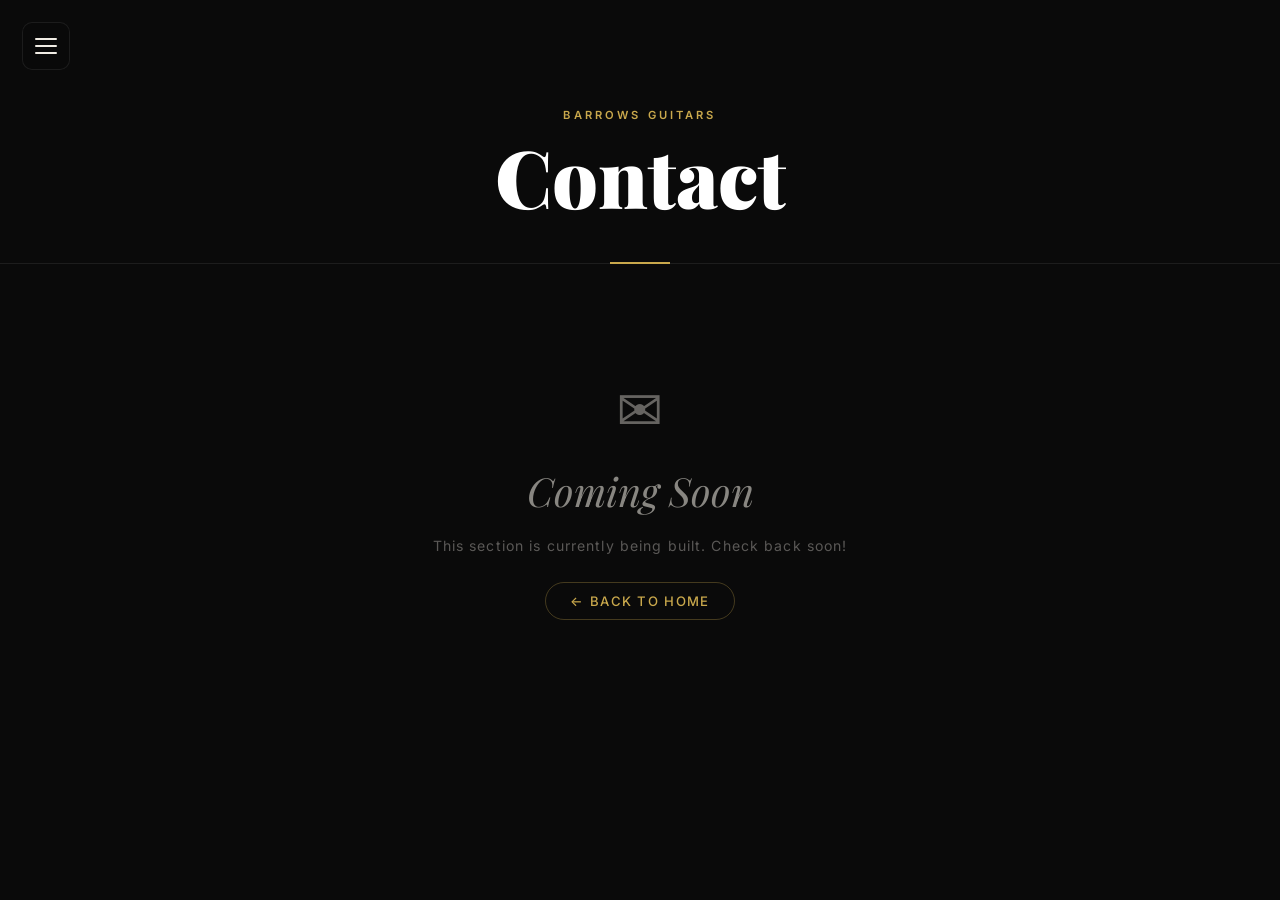
<file: BarrowsGuitars 2/contact.html>
<!DOCTYPE html>
<html lang="en">
<head>
  <meta charset="UTF-8" />
  <meta name="viewport" content="width=device-width, initial-scale=1.0" />
  <meta name="description" content="Contact – Barrows Guitars" />
  <title>Contact | Barrows Guitars</title>
  <link rel="preconnect" href="https://fonts.googleapis.com" />
  <link rel="preconnect" href="https://fonts.gstatic.com" crossorigin />
  <link href="https://fonts.googleapis.com/css2?family=Playfair+Display:wght@400;700;900&family=Inter:wght@300;400;500;600&display=swap" rel="stylesheet" />
  <link rel="stylesheet" href="pages.css" />
</head>
<body>
  <div class="menu-overlay" id="menuOverlay" aria-hidden="true"></div>
  <button class="hamburger" id="hamburgerBtn" aria-label="Open navigation menu" aria-expanded="false" aria-controls="sideNav">
    <span class="bar"></span><span class="bar"></span><span class="bar"></span>
  </button>
  <nav class="side-nav" id="sideNav" aria-label="Main navigation">
    <div class="nav-header">
      <span class="nav-logo">BG</span>
      <button class="nav-close" id="navClose" aria-label="Close navigation menu">✕</button>
    </div>
    <ul class="nav-links">
      <li><a href="about.html"     class="nav-link"><span class="nav-icon">♟</span> About Me</a></li>
      <li><a href="inventory.html" class="nav-link"><span class="nav-icon">🎸</span> Inventory</a></li>
      <li><a href="services.html"  class="nav-link"><span class="nav-icon">🔧</span> Services</a></li>
      <li><a href="gallery.html"   class="nav-link"><span class="nav-icon">🖼</span> Gallery</a></li>
      <li><a href="faq.html"       class="nav-link"><span class="nav-icon">❓</span> FAQ</a></li>
      <li><a href="contact.html"   class="nav-link"><span class="nav-icon">✉</span> Contact</a></li>
    </ul>
    <div class="nav-footer"><p>BarrowsGuitars.com</p></div>
  </nav>
  <main class="page-wrap">
    <header class="page-header">
      <p class="page-eyebrow">Barrows Guitars</p>
      <h1 class="page-title">Contact</h1>
    </header>
    <div class="page-body">
      <div class="coming-soon-container">
        <div class="coming-soon-icon">✉</div>
        <p class="coming-soon-text">Coming Soon</p>
        <p class="coming-soon-sub">This section is currently being built. Check back soon!</p>
        <a href="index.html" class="back-home">← Back to Home</a>
      </div>
    </div>
  </main>
  <script src="script.js"></script>
</body>
</html>
</file>
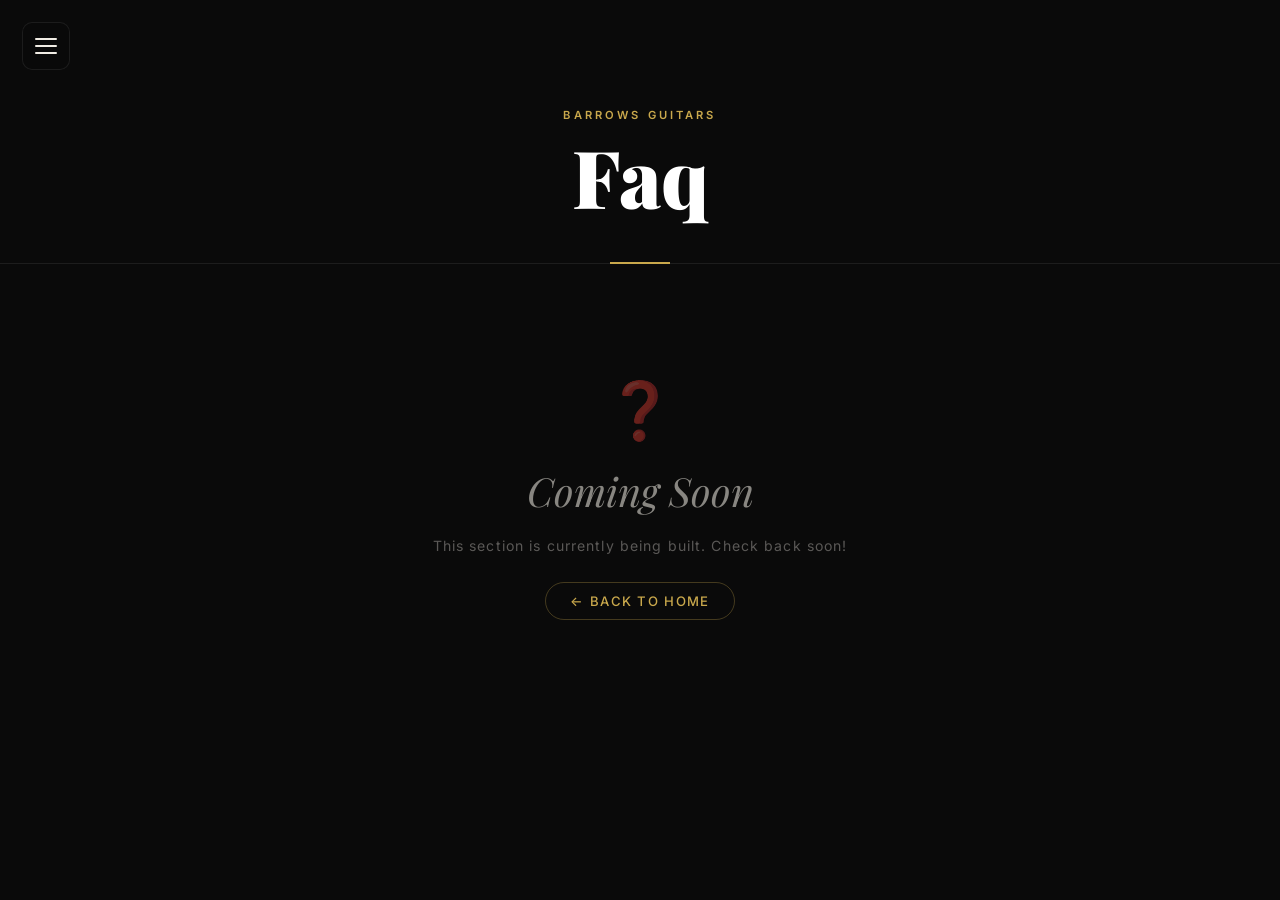
<file: BarrowsGuitars 2/faq.html>
<!DOCTYPE html>
<html lang="en">
<head>
  <meta charset="UTF-8" />
  <meta name="viewport" content="width=device-width, initial-scale=1.0" />
  <meta name="description" content="Faq – Barrows Guitars" />
  <title>Faq | Barrows Guitars</title>
  <link rel="preconnect" href="https://fonts.googleapis.com" />
  <link rel="preconnect" href="https://fonts.gstatic.com" crossorigin />
  <link href="https://fonts.googleapis.com/css2?family=Playfair+Display:wght@400;700;900&family=Inter:wght@300;400;500;600&display=swap" rel="stylesheet" />
  <link rel="stylesheet" href="pages.css" />
</head>
<body>
  <div class="menu-overlay" id="menuOverlay" aria-hidden="true"></div>
  <button class="hamburger" id="hamburgerBtn" aria-label="Open navigation menu" aria-expanded="false" aria-controls="sideNav">
    <span class="bar"></span><span class="bar"></span><span class="bar"></span>
  </button>
  <nav class="side-nav" id="sideNav" aria-label="Main navigation">
    <div class="nav-header">
      <span class="nav-logo">BG</span>
      <button class="nav-close" id="navClose" aria-label="Close navigation menu">✕</button>
    </div>
    <ul class="nav-links">
      <li><a href="about.html"     class="nav-link"><span class="nav-icon">♟</span> About Me</a></li>
      <li><a href="inventory.html" class="nav-link"><span class="nav-icon">🎸</span> Inventory</a></li>
      <li><a href="services.html"  class="nav-link"><span class="nav-icon">🔧</span> Services</a></li>
      <li><a href="gallery.html"   class="nav-link"><span class="nav-icon">🖼</span> Gallery</a></li>
      <li><a href="faq.html"       class="nav-link"><span class="nav-icon">❓</span> FAQ</a></li>
      <li><a href="contact.html"   class="nav-link"><span class="nav-icon">✉</span> Contact</a></li>
    </ul>
    <div class="nav-footer"><p>BarrowsGuitars.com</p></div>
  </nav>
  <main class="page-wrap">
    <header class="page-header">
      <p class="page-eyebrow">Barrows Guitars</p>
      <h1 class="page-title">Faq</h1>
    </header>
    <div class="page-body">
      <div class="coming-soon-container">
        <div class="coming-soon-icon">❓</div>
        <p class="coming-soon-text">Coming Soon</p>
        <p class="coming-soon-sub">This section is currently being built. Check back soon!</p>
        <a href="index.html" class="back-home">← Back to Home</a>
      </div>
    </div>
  </main>
  <script src="script.js"></script>
</body>
</html>
</file>
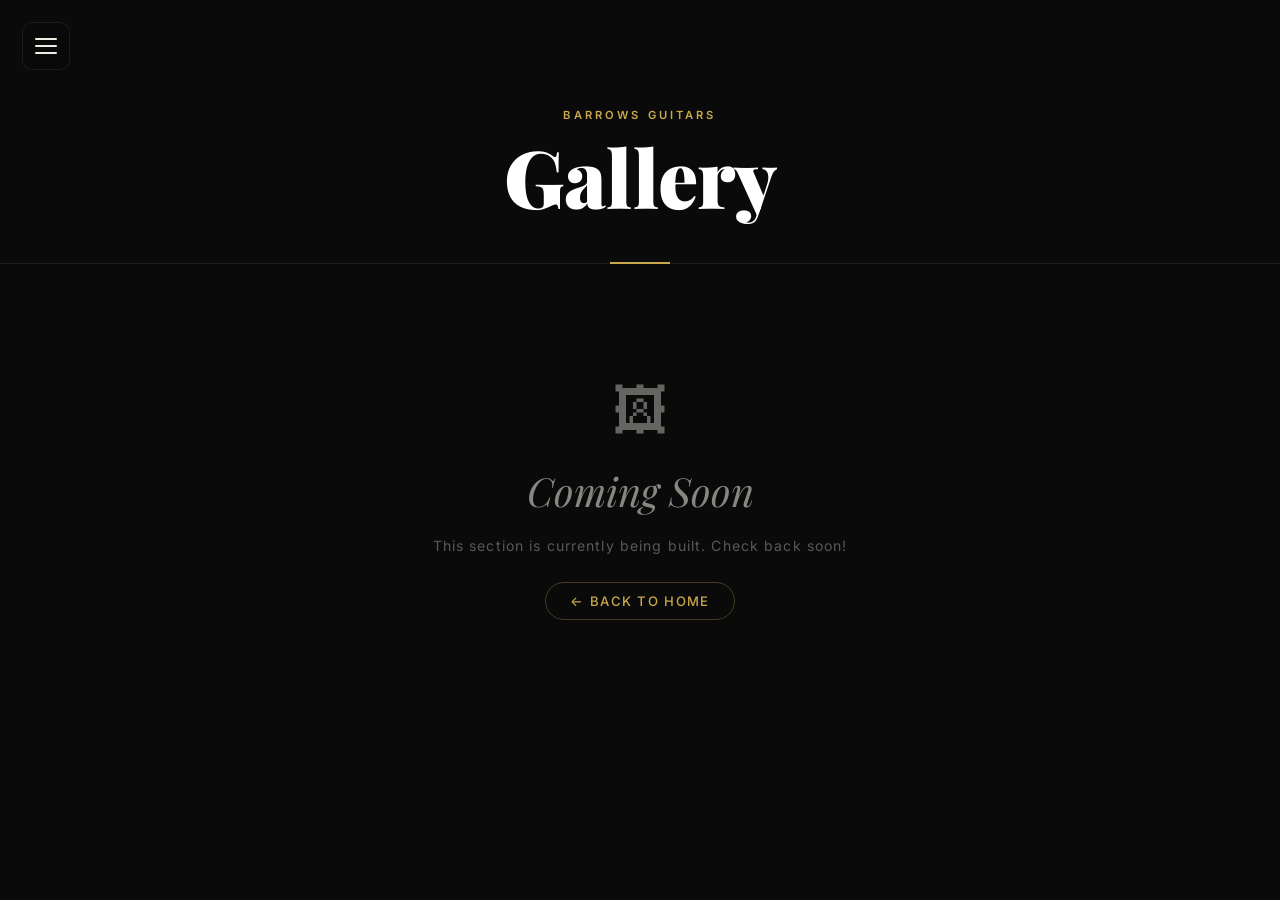
<file: BarrowsGuitars 2/gallery.html>
<!DOCTYPE html>
<html lang="en">
<head>
  <meta charset="UTF-8" />
  <meta name="viewport" content="width=device-width, initial-scale=1.0" />
  <meta name="description" content="Gallery – Barrows Guitars" />
  <title>Gallery | Barrows Guitars</title>
  <link rel="preconnect" href="https://fonts.googleapis.com" />
  <link rel="preconnect" href="https://fonts.gstatic.com" crossorigin />
  <link href="https://fonts.googleapis.com/css2?family=Playfair+Display:wght@400;700;900&family=Inter:wght@300;400;500;600&display=swap" rel="stylesheet" />
  <link rel="stylesheet" href="pages.css" />
</head>
<body>
  <div class="menu-overlay" id="menuOverlay" aria-hidden="true"></div>
  <button class="hamburger" id="hamburgerBtn" aria-label="Open navigation menu" aria-expanded="false" aria-controls="sideNav">
    <span class="bar"></span><span class="bar"></span><span class="bar"></span>
  </button>
  <nav class="side-nav" id="sideNav" aria-label="Main navigation">
    <div class="nav-header">
      <span class="nav-logo">BG</span>
      <button class="nav-close" id="navClose" aria-label="Close navigation menu">✕</button>
    </div>
    <ul class="nav-links">
      <li><a href="about.html"     class="nav-link"><span class="nav-icon">♟</span> About Me</a></li>
      <li><a href="inventory.html" class="nav-link"><span class="nav-icon">🎸</span> Inventory</a></li>
      <li><a href="services.html"  class="nav-link"><span class="nav-icon">🔧</span> Services</a></li>
      <li><a href="gallery.html"   class="nav-link"><span class="nav-icon">🖼</span> Gallery</a></li>
      <li><a href="faq.html"       class="nav-link"><span class="nav-icon">❓</span> FAQ</a></li>
      <li><a href="contact.html"   class="nav-link"><span class="nav-icon">✉</span> Contact</a></li>
    </ul>
    <div class="nav-footer"><p>BarrowsGuitars.com</p></div>
  </nav>
  <main class="page-wrap">
    <header class="page-header">
      <p class="page-eyebrow">Barrows Guitars</p>
      <h1 class="page-title">Gallery</h1>
    </header>
    <div class="page-body">
      <div class="coming-soon-container">
        <div class="coming-soon-icon">🖼</div>
        <p class="coming-soon-text">Coming Soon</p>
        <p class="coming-soon-sub">This section is currently being built. Check back soon!</p>
        <a href="index.html" class="back-home">← Back to Home</a>
      </div>
    </div>
  </main>
  <script src="script.js"></script>
</body>
</html>
</file>
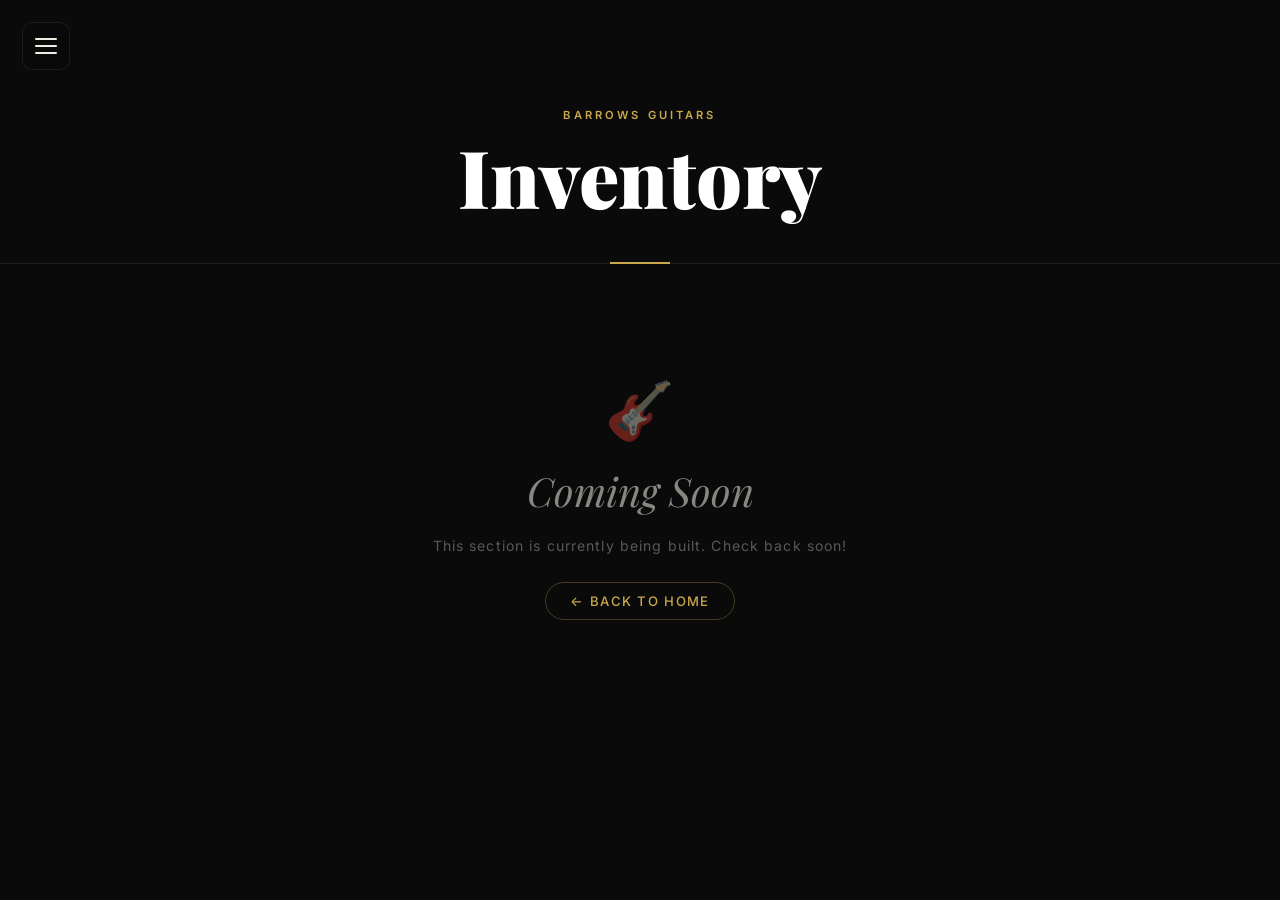
<file: BarrowsGuitars 2/inventory.html>
<!DOCTYPE html>
<html lang="en">
<head>
  <meta charset="UTF-8" />
  <meta name="viewport" content="width=device-width, initial-scale=1.0" />
  <meta name="description" content="Inventory – Barrows Guitars" />
  <title>Inventory | Barrows Guitars</title>
  <link rel="preconnect" href="https://fonts.googleapis.com" />
  <link rel="preconnect" href="https://fonts.gstatic.com" crossorigin />
  <link href="https://fonts.googleapis.com/css2?family=Playfair+Display:wght@400;700;900&family=Inter:wght@300;400;500;600&display=swap" rel="stylesheet" />
  <link rel="stylesheet" href="pages.css" />
</head>
<body>
  <div class="menu-overlay" id="menuOverlay" aria-hidden="true"></div>
  <button class="hamburger" id="hamburgerBtn" aria-label="Open navigation menu" aria-expanded="false" aria-controls="sideNav">
    <span class="bar"></span><span class="bar"></span><span class="bar"></span>
  </button>
  <nav class="side-nav" id="sideNav" aria-label="Main navigation">
    <div class="nav-header">
      <span class="nav-logo">BG</span>
      <button class="nav-close" id="navClose" aria-label="Close navigation menu">✕</button>
    </div>
    <ul class="nav-links">
      <li><a href="about.html"     class="nav-link"><span class="nav-icon">♟</span> About Me</a></li>
      <li><a href="inventory.html" class="nav-link"><span class="nav-icon">🎸</span> Inventory</a></li>
      <li><a href="services.html"  class="nav-link"><span class="nav-icon">🔧</span> Services</a></li>
      <li><a href="gallery.html"   class="nav-link"><span class="nav-icon">🖼</span> Gallery</a></li>
      <li><a href="faq.html"       class="nav-link"><span class="nav-icon">❓</span> FAQ</a></li>
      <li><a href="contact.html"   class="nav-link"><span class="nav-icon">✉</span> Contact</a></li>
    </ul>
    <div class="nav-footer"><p>BarrowsGuitars.com</p></div>
  </nav>
  <main class="page-wrap">
    <header class="page-header">
      <p class="page-eyebrow">Barrows Guitars</p>
      <h1 class="page-title">Inventory</h1>
    </header>
    <div class="page-body">
      <div class="coming-soon-container">
        <div class="coming-soon-icon">🎸</div>
        <p class="coming-soon-text">Coming Soon</p>
        <p class="coming-soon-sub">This section is currently being built. Check back soon!</p>
        <a href="index.html" class="back-home">← Back to Home</a>
      </div>
    </div>
  </main>
  <script src="script.js"></script>
</body>
</html>
</file>
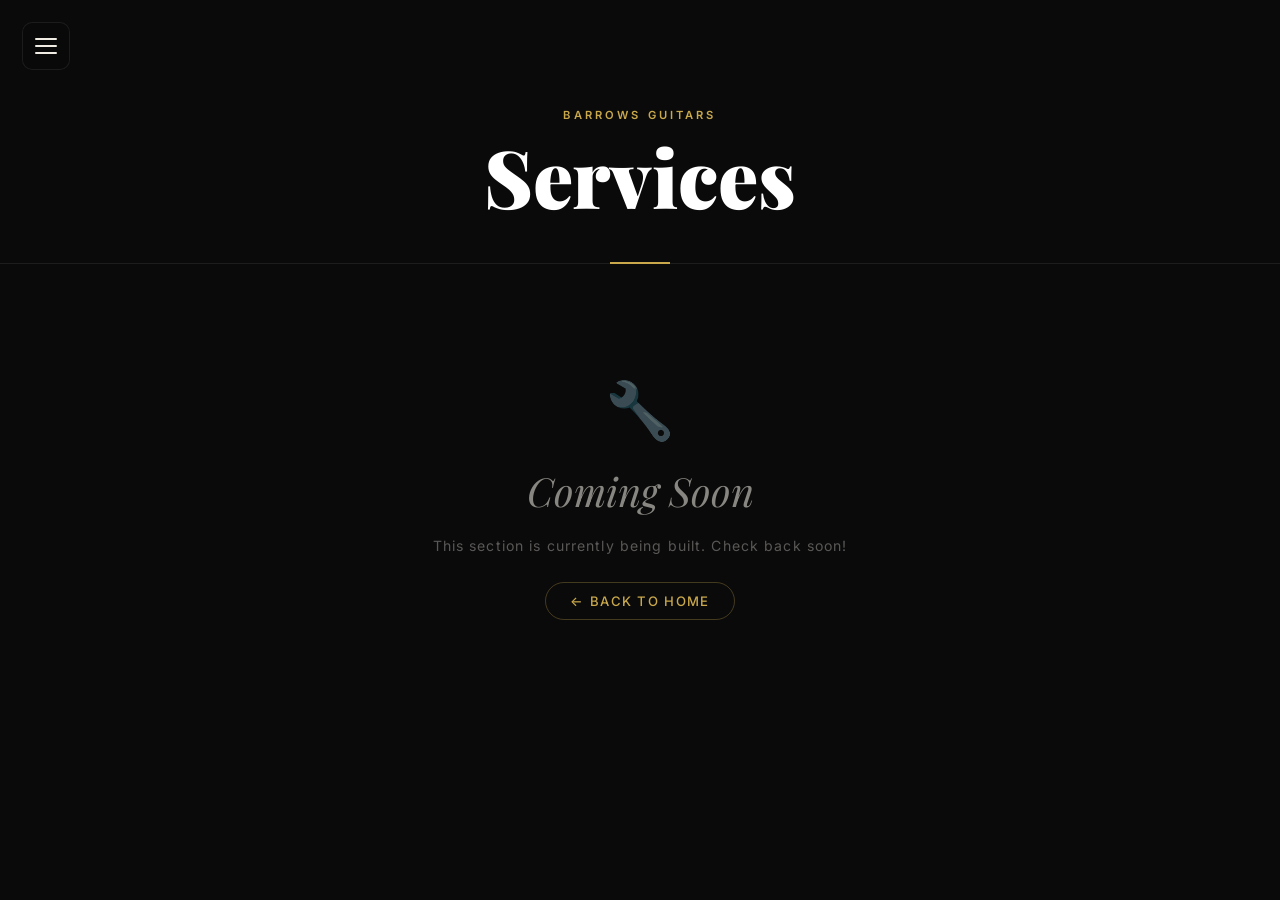
<file: BarrowsGuitars 2/services.html>
<!DOCTYPE html>
<html lang="en">
<head>
  <meta charset="UTF-8" />
  <meta name="viewport" content="width=device-width, initial-scale=1.0" />
  <meta name="description" content="Services – Barrows Guitars" />
  <title>Services | Barrows Guitars</title>
  <link rel="preconnect" href="https://fonts.googleapis.com" />
  <link rel="preconnect" href="https://fonts.gstatic.com" crossorigin />
  <link href="https://fonts.googleapis.com/css2?family=Playfair+Display:wght@400;700;900&family=Inter:wght@300;400;500;600&display=swap" rel="stylesheet" />
  <link rel="stylesheet" href="pages.css" />
</head>
<body>
  <div class="menu-overlay" id="menuOverlay" aria-hidden="true"></div>
  <button class="hamburger" id="hamburgerBtn" aria-label="Open navigation menu" aria-expanded="false" aria-controls="sideNav">
    <span class="bar"></span><span class="bar"></span><span class="bar"></span>
  </button>
  <nav class="side-nav" id="sideNav" aria-label="Main navigation">
    <div class="nav-header">
      <span class="nav-logo">BG</span>
      <button class="nav-close" id="navClose" aria-label="Close navigation menu">✕</button>
    </div>
    <ul class="nav-links">
      <li><a href="about.html"     class="nav-link"><span class="nav-icon">♟</span> About Me</a></li>
      <li><a href="inventory.html" class="nav-link"><span class="nav-icon">🎸</span> Inventory</a></li>
      <li><a href="services.html"  class="nav-link"><span class="nav-icon">🔧</span> Services</a></li>
      <li><a href="gallery.html"   class="nav-link"><span class="nav-icon">🖼</span> Gallery</a></li>
      <li><a href="faq.html"       class="nav-link"><span class="nav-icon">❓</span> FAQ</a></li>
      <li><a href="contact.html"   class="nav-link"><span class="nav-icon">✉</span> Contact</a></li>
    </ul>
    <div class="nav-footer"><p>BarrowsGuitars.com</p></div>
  </nav>
  <main class="page-wrap">
    <header class="page-header">
      <p class="page-eyebrow">Barrows Guitars</p>
      <h1 class="page-title">Services</h1>
    </header>
    <div class="page-body">
      <div class="coming-soon-container">
        <div class="coming-soon-icon">🔧</div>
        <p class="coming-soon-text">Coming Soon</p>
        <p class="coming-soon-sub">This section is currently being built. Check back soon!</p>
        <a href="index.html" class="back-home">← Back to Home</a>
      </div>
    </div>
  </main>
  <script src="script.js"></script>
</body>
</html>
</file>
<file: style.css>
/* ==========================================
   BARROWS GUITARS — Global Stylesheet
   ========================================== */

/* ---------- CSS Reset & Variables ---------- */
*, *::before, *::after {
  box-sizing: border-box;
  margin: 0;
  padding: 0;
}

:root {
  --clr-bg:          #0a0a0a;
  --clr-surface:     #111111;
  --clr-surface2:    #1a1a1a;
  --clr-border:      rgba(255,255,255,0.08);
  --clr-gold:        #c9a84c;
  --clr-gold-light:  #e8c97a;
  --clr-gold-dark:   #8a6e2a;
  --clr-text:        #f0ece4;
  --clr-muted:       rgba(240,236,228,0.55);
  --clr-white:       #ffffff;

  --ff-serif:   'Playfair Display', Georgia, serif;
  --ff-sans:    'Inter', system-ui, sans-serif;

  --nav-width:  300px;
  --ease-out:   cubic-bezier(0.22, 1, 0.36, 1);

  /* Prevent horizontal scroll */
  overflow-x: hidden;
}

html, body {
  width: 100%;
  height: 100%;
  overflow: hidden;          /* No scrolling on home */
  background: var(--clr-bg);
  color: var(--clr-text);
  font-family: var(--ff-sans);
  -webkit-font-smoothing: antialiased;
  -moz-osx-font-smoothing: grayscale;
}

/* ---------- Hamburger Button ---------- */
.hamburger {
  position: fixed;
  top: clamp(14px, 3vw, 22px);
  left: clamp(14px, 3vw, 22px);
  z-index: 1000;
  display: flex;
  flex-direction: column;
  justify-content: center;
  align-items: center;
  gap: 5px;
  width: 48px;
  height: 48px;
  background: rgba(10,10,10,0.65);
  border: 1px solid var(--clr-border);
  border-radius: 10px;
  cursor: pointer;
  backdrop-filter: blur(10px);
  -webkit-backdrop-filter: blur(10px);
  transition: background 0.25s, border-color 0.25s, transform 0.2s;
  touch-action: manipulation;
}

.hamburger:hover {
  background: rgba(201,168,76,0.15);
  border-color: var(--clr-gold);
  transform: scale(1.05);
}

.hamburger:active {
  transform: scale(0.96);
}

.bar {
  display: block;
  width: 22px;
  height: 2px;
  background: var(--clr-text);
  border-radius: 2px;
  transition: transform 0.35s var(--ease-out), opacity 0.25s;
}

/* Hamburger → X animation */
.hamburger.open .bar:nth-child(1) {
  transform: translateY(7px) rotate(45deg);
}
.hamburger.open .bar:nth-child(2) {
  opacity: 0;
  transform: scaleX(0);
}
.hamburger.open .bar:nth-child(3) {
  transform: translateY(-7px) rotate(-45deg);
}

/* ---------- Menu Overlay ---------- */
.menu-overlay {
  position: fixed;
  inset: 0;
  z-index: 900;
  background: rgba(0,0,0,0.55);
  backdrop-filter: blur(2px);
  -webkit-backdrop-filter: blur(2px);
  opacity: 0;
  pointer-events: none;
  transition: opacity 0.35s var(--ease-out);
}

.menu-overlay.active {
  opacity: 1;
  pointer-events: all;
}

/* ---------- Side Navigation ---------- */
.side-nav {
  position: fixed;
  top: 0;
  left: 0;
  z-index: 950;
  width: var(--nav-width);
  max-width: 85vw;
  height: 100%;
  height: 100dvh;
  background: linear-gradient(160deg, #111111 0%, #0d0d0d 100%);
  border-right: 1px solid var(--clr-border);
  display: flex;
  flex-direction: column;
  transform: translateX(-100%);
  transition: transform 0.4s var(--ease-out);
  overflow: hidden;
}

/* Subtle gold accent line at left edge */
.side-nav::before {
  content: '';
  position: absolute;
  top: 0;
  left: 0;
  width: 3px;
  height: 100%;
  background: linear-gradient(180deg, var(--clr-gold) 0%, transparent 100%);
  opacity: 0.6;
}

.side-nav.open {
  transform: translateX(0);
}

/* Nav Header */
.nav-header {
  display: flex;
  align-items: center;
  justify-content: space-between;
  padding: 22px 20px 20px;
  border-bottom: 1px solid var(--clr-border);
}

.nav-logo {
  font-family: var(--ff-serif);
  font-size: 1.4rem;
  font-weight: 700;
  color: var(--clr-gold);
  letter-spacing: 0.08em;
  background: linear-gradient(135deg, var(--clr-gold), var(--clr-gold-light));
  -webkit-background-clip: text;
  -webkit-text-fill-color: transparent;
  background-clip: text;
}

.nav-close {
  background: none;
  border: 1px solid var(--clr-border);
  border-radius: 6px;
  color: var(--clr-muted);
  font-size: 0.9rem;
  width: 32px;
  height: 32px;
  display: flex;
  align-items: center;
  justify-content: center;
  cursor: pointer;
  transition: color 0.2s, border-color 0.2s, background 0.2s;
  touch-action: manipulation;
}

.nav-close:hover {
  color: var(--clr-text);
  border-color: var(--clr-gold);
  background: rgba(201,168,76,0.08);
}

/* Nav Links */
.nav-links {
  list-style: none;
  flex: 1;
  padding: 16px 0;
  overflow-y: auto;
}

.nav-link {
  display: flex;
  align-items: center;
  gap: 14px;
  padding: 14px 24px;
  color: var(--clr-muted);
  text-decoration: none;
  font-size: 0.95rem;
  font-weight: 500;
  letter-spacing: 0.04em;
  text-transform: uppercase;
  transition: color 0.25s, padding-left 0.25s, background 0.25s;
  position: relative;
}

.nav-link::after {
  content: '';
  position: absolute;
  left: 0;
  top: 0;
  bottom: 0;
  width: 3px;
  background: var(--clr-gold);
  transform: scaleY(0);
  transition: transform 0.25s var(--ease-out);
}

.nav-link:hover,
.nav-link:focus-visible {
  color: var(--clr-text);
  padding-left: 32px;
  background: rgba(255,255,255,0.03);
}

.nav-link:hover::after,
.nav-link:focus-visible::after {
  transform: scaleY(1);
}

.nav-icon {
  font-size: 1.05rem;
  opacity: 0.75;
  flex-shrink: 0;
}

/* Nav Footer */
.nav-footer {
  padding: 16px 24px;
  border-top: 1px solid var(--clr-border);
  font-size: 0.72rem;
  color: var(--clr-gold-dark);
  letter-spacing: 0.08em;
  text-transform: uppercase;
}

/* ---------- Homepage Layout ---------- */
.homepage {
  position: relative;
  width: 100%;
  height: 100%;
  height: 100dvh;
  display: flex;
  flex-direction: column;
  overflow: hidden;
}

/* Background image */
.bg-image {
  position: absolute;
  inset: 0;
  background-image: url('assets/guitars-hero.jpg');
  background-size: cover;
  background-position: center 30%;
  background-repeat: no-repeat;
  transform: scale(1.03);   /* slight scale for subtle parallax feel */
  transition: transform 8s ease;
  will-change: transform;
}

/* Multi-layer gradient overlay */
.bg-overlay {
  position: absolute;
  inset: 0;
  background:
    linear-gradient(
      to bottom,
      rgba(0,0,0,0.72) 0%,
      rgba(0,0,0,0.30) 40%,
      rgba(0,0,0,0.50) 70%,
      rgba(0,0,0,0.88) 100%
    ),
    linear-gradient(
      to right,
      rgba(0,0,0,0.60) 0%,
      transparent 60%
    );
}

/* ---------- Hero ---------- */
.hero {
  position: relative;
  flex: 1;
  display: flex;
  align-items: center;
  justify-content: center;
  padding: clamp(60px, 10vw, 100px) clamp(20px, 6vw, 80px) 20px;
  text-align: center;
}

.hero-content {
  position: relative;
  display: flex;
  flex-direction: column;
  align-items: center;
  gap: clamp(10px, 2.5vh, 20px);
}

@keyframes heroFadeUp {
  from {
    opacity: 0;
    transform: translateY(28px);
  }
  to {
    opacity: 1;
    transform: translateY(0);
  }
}

/* Badge */
.brand-badge {
  font-family: var(--ff-sans);
  font-size: clamp(0.6rem, 1.5vw, 0.7rem);
  font-weight: 600;
  letter-spacing: 0.28em;
  text-transform: uppercase;
  color: var(--clr-gold);
  background: rgba(201,168,76,0.12);
  border: 1px solid rgba(201,168,76,0.3);
  padding: 5px 14px;
  border-radius: 50px;
}

/* Logo mark */
.brand-logo {
  position: absolute;
  top: 0;
  left: 50%;
  width: clamp(90px, 20vw, 300px);
  height: auto;
  opacity: 0.95;
  filter: drop-shadow(0 4px 12px rgba(0, 0, 0, 0.4));
  animation: logoFadeInAbs 1.1s var(--ease-out) both;
  z-index: 2;
  pointer-events: none;
}

@keyframes logoFadeInAbs {
  from { opacity: 0; transform: translate(-50%, 0) scale(0.88); }
  to   { opacity: 0.92; transform: translate(-50%, 0) scale(1); }
}

/* Main Title */

.brand-title {
  font-family: var(--ff-serif);
  font-size: clamp(3rem, 11vw, 8rem);
  font-weight: 900;
  line-height: 0.95;
  color: var(--clr-white);
  letter-spacing: -0.01em;
  text-shadow: 0 4px 40px rgba(0,0,0,0.6);
  margin-top: clamp(80px, 20vw, 240px);
  animation: heroFadeUp 1s var(--ease-out) 0.1s both;
}

.brand-accent {
  color: transparent;
  background: linear-gradient(135deg, var(--clr-gold) 0%, var(--clr-gold-light) 50%, var(--clr-gold) 100%);
  -webkit-background-clip: text;
  -webkit-text-fill-color: transparent;
  background-clip: text;
}

/* Divider */
.title-divider {
  display: flex;
  align-items: center;
  gap: 12px;
  width: min(280px, 70vw);
  animation: heroFadeUp 1s var(--ease-out) 0.2s both;
}

.divider-line {
  flex: 1;
  height: 1px;
  background: linear-gradient(to right, transparent, var(--clr-gold), transparent);
  opacity: 0.5;
}

.divider-icon {
  color: var(--clr-gold);
  font-size: 0.55rem;
  opacity: 0.7;
}

/* Subtitle */
.brand-subtitle {
  font-family: var(--ff-sans);
  font-size: clamp(0.75rem, 2.5vw, 1rem);
  font-weight: 300;
  letter-spacing: 0.22em;
  text-transform: uppercase;
  color: var(--clr-muted);
  animation: heroFadeUp 1s var(--ease-out) 0.3s both;
}

/* CTA Button */
.cta-button {
  display: inline-flex;
  align-items: center;
  gap: 8px;
  margin-top: clamp(4px, 1.5vh, 16px);
  padding: clamp(10px, 2vh, 14px) clamp(24px, 5vw, 40px);
  font-family: var(--ff-sans);
  font-size: clamp(0.75rem, 2vw, 0.88rem);
  font-weight: 600;
  letter-spacing: 0.14em;
  text-transform: uppercase;
  text-decoration: none;
  color: var(--clr-bg);
  background: linear-gradient(135deg, var(--clr-gold) 0%, var(--clr-gold-light) 100%);
  border-radius: 50px;
  border: none;
  cursor: pointer;
  position: relative;
  overflow: hidden;
  transition: transform 0.25s var(--ease-out), box-shadow 0.25s;
  box-shadow: 0 4px 24px rgba(201,168,76,0.35);
  animation: heroFadeUp 1s var(--ease-out) 0.4s both;
}

.cta-button::before {
  content: '';
  position: absolute;
  inset: 0;
  background: rgba(255,255,255,0.18);
  opacity: 0;
  transition: opacity 0.25s;
}

.cta-button:hover {
  transform: translateY(-2px) scale(1.03);
  box-shadow: 0 8px 36px rgba(201,168,76,0.5);
}

.cta-button:hover::before {
  opacity: 1;
}

.cta-button:active {
  transform: scale(0.97);
}

/* ---------- Home Footer Bar ---------- */
.home-footer {
  position: relative;
  z-index: 10;
  padding: 0 clamp(16px, 5vw, 48px) clamp(16px, 4vh, 28px);
}

.footer-items {
  display: flex;
  align-items: center;
  justify-content: center;
  gap: 0;
  background: rgba(255,255,255,0.04);
  border: 1px solid var(--clr-border);
  border-radius: 14px;
  backdrop-filter: blur(12px);
  -webkit-backdrop-filter: blur(12px);
  overflow: hidden;
  max-width: 480px;
  margin: 0 auto;
}

.footer-item {
  flex: 1;
  display: flex;
  flex-direction: column;
  align-items: center;
  gap: 4px;
  padding: 14px 10px;
  color: var(--clr-muted);
  text-decoration: none;
  font-size: clamp(0.65rem, 1.8vw, 0.75rem);
  font-weight: 500;
  letter-spacing: 0.1em;
  text-transform: uppercase;
  transition: color 0.25s, background 0.25s;
}

.footer-item-icon {
  font-size: 1.15rem;
  line-height: 1;
}

.footer-item:hover {
  color: var(--clr-gold-light);
  background: rgba(201,168,76,0.08);
}

.footer-divider {
  width: 1px;
  height: 36px;
  background: var(--clr-border);
  flex-shrink: 0;
}

/* ---------- Staggered nav link entrance ---------- */
.nav-links li {
  opacity: 0;
  transform: translateX(-12px);
  transition: opacity 0.3s ease, transform 0.3s ease;
}

.side-nav.open .nav-links li:nth-child(1) { opacity: 1; transform: none; transition-delay: 0.06s; }
.side-nav.open .nav-links li:nth-child(2) { opacity: 1; transform: none; transition-delay: 0.10s; }
.side-nav.open .nav-links li:nth-child(3) { opacity: 1; transform: none; transition-delay: 0.14s; }
.side-nav.open .nav-links li:nth-child(4) { opacity: 1; transform: none; transition-delay: 0.18s; }
.side-nav.open .nav-links li:nth-child(5) { opacity: 1; transform: none; transition-delay: 0.22s; }
.side-nav.open .nav-links li:nth-child(6) { opacity: 1; transform: none; transition-delay: 0.26s; }

/* ---------- Responsive Tweaks ---------- */

/* Small phones (< 375px) */
@media (max-width: 374px) {
  .brand-title {
    font-size: 2.7rem;
  }
  .footer-item {
    font-size: 0.6rem;
    padding: 12px 6px;
  }
}

/* Landscape phones */
@media (max-height: 500px) and (orientation: landscape) {
  .hero {
    padding-top: 50px;
  }
  .hero-content {
    gap: 6px;
  }
  .brand-title {
    font-size: clamp(2rem, 8vh, 4rem);
  }
  .brand-badge {
    font-size: 0.58rem;
    padding: 3px 10px;
  }
  .brand-subtitle {
    font-size: 0.7rem;
  }
  .cta-button {
    padding: 9px 24px;
    font-size: 0.75rem;
    margin-top: 4px;
  }
  .home-footer {
    padding-bottom: 10px;
  }
  .footer-item {
    padding: 10px 8px;
  }
}

/* Tablets */
@media (min-width: 768px) {
  .bg-image {
    background-position: center 25%;
  }
}

/* Desktop */
@media (min-width: 1024px) {
  .bg-image {
    background-position: center 20%;
  }
  .hero {
    justify-content: flex-start;
  }
  .brand-title {
    font-size: clamp(5rem, 9vw, 9rem);
    text-align: left;
  }
}

/* ---------- Focus styles (accessibility) ---------- */
:focus-visible {
  outline: 2px solid var(--clr-gold);
  outline-offset: 3px;
  border-radius: 4px;
}

/* ---------- Shopping Cart Styles ---------- */
.global-cart-icon {
  position: fixed;
  top: clamp(14px, 3vw, 22px);
  right: clamp(14px, 3vw, 22px);
  z-index: 1000;
  width: 48px;
  height: 48px;
  background: rgba(10,10,10,0.85);
  border: 1px solid var(--clr-border);
  border-radius: 10px;
  display: flex;
  justify-content: center;
  align-items: center;
  cursor: pointer;
  backdrop-filter: blur(10px);
  transition: background 0.25s, border-color 0.25s, transform 0.2s, box-shadow 0.25s;
  font-size: 1.4rem;
  color: var(--clr-text);
}
.global-cart-icon:hover {
  background: rgba(201,168,76,0.15);
  border-color: var(--clr-gold);
  transform: scale(1.05);
}
.global-cart-icon.has-items {
  border-color: var(--clr-gold);
  color: var(--clr-gold-light);
  box-shadow: 0 0 10px rgba(201,168,76,0.4);
}
.cart-badge {
  position: absolute;
  top: -6px;
  right: -6px;
  background: var(--clr-gold);
  color: var(--clr-bg);
  font-size: 0.75rem;
  font-weight: 700;
  width: 20px;
  height: 20px;
  border-radius: 50%;
  display: flex;
  justify-content: center;
  align-items: center;
  opacity: 0;
  transform: scale(0);
  transition: opacity 0.3s, transform 0.3s cubic-bezier(0.175, 0.885, 0.32, 1.275);
}
.global-cart-icon.has-items .cart-badge {
  opacity: 1;
  transform: scale(1);
}

.cart-modal-overlay {
  position: fixed;
  inset: 0;
  z-index: 1100;
  background: rgba(0,0,0,0.6);
  backdrop-filter: blur(3px);
  opacity: 0;
  pointer-events: none;
  transition: opacity 0.35s var(--ease-out);
  display: flex;
  justify-content: center;
  align-items: center;
}
.cart-modal-overlay.active {
  opacity: 1;
  pointer-events: all;
}
.cart-modal-container {
  background: linear-gradient(135deg, var(--clr-surface2), var(--clr-surface));
  border: 1px solid var(--clr-border);
  border-radius: 16px;
  width: 90%;
  max-width: 480px;
  max-height: 80vh;
  display: flex;
  flex-direction: column;
  box-shadow: 0 20px 40px rgba(0,0,0,0.5);
  transform: translateY(20px);
  opacity: 0;
  transition: transform 0.35s var(--ease-out), opacity 0.35s var(--ease-out);
}
.cart-modal-overlay.active .cart-modal-container {
  transform: translateY(0);
  opacity: 1;
}

.cart-modal-header {
  padding: 20px 24px;
  border-bottom: 1px solid var(--clr-border);
  display: flex;
  justify-content: space-between;
  align-items: center;
}
.cart-modal-title {
  font-family: var(--ff-serif);
  font-size: 1.5rem;
  color: var(--clr-gold-light);
  margin: 0;
}
.cart-close-btn {
  background: none;
  border: none;
  color: var(--clr-muted);
  font-size: 1.5rem;
  cursor: pointer;
  transition: color 0.2s;
}
.cart-close-btn:hover {
  color: var(--clr-white);
}

.cart-modal-body {
  padding: 24px;
  overflow-y: auto;
  flex: 1;
}
.cart-empty-msg {
  text-align: center;
  color: var(--clr-muted);
  font-style: italic;
  padding: 20px 0;
}

.cart-item {
  display: flex;
  justify-content: space-between;
  align-items: center;
  padding: 12px 0;
  border-bottom: 1px solid rgba(255,255,255,0.05);
}
.cart-item:last-child {
  border-bottom: none;
}
.cart-item-info {
  display: flex;
  flex-direction: column;
}
.cart-item-name {
  color: var(--clr-text);
  font-weight: 500;
  font-size: 1rem;
}
.cart-item-price {
  color: var(--clr-gold);
  font-size: 0.9rem;
}
.cart-item-remove {
  background: rgba(255,50,50,0.1);
  color: #ff6b6b;
  border: 1px solid rgba(255,50,50,0.2);
  border-radius: 6px;
  padding: 6px 12px;
  font-size: 0.8rem;
  cursor: pointer;
  transition: background 0.2s, color 0.2s;
}
.cart-item-remove:hover {
  background: #ff6b6b;
  color: #fff;
}

.cart-modal-footer {
  padding: 20px 24px;
  border-top: 1px solid var(--clr-border);
  display: flex;
  justify-content: space-between;
  align-items: center;
  background: rgba(0,0,0,0.2);
  border-radius: 0 0 16px 16px;
}
.cart-total-label {
  color: var(--clr-muted);
  font-size: 1rem;
}
.cart-total-price {
  color: var(--clr-gold-light);
  font-family: var(--ff-serif);
  font-size: 1.5rem;
  font-weight: 700;
}

/* Services Page Add to Cart Button */
.add-to-cart-btn {
  margin-top: 20px;
  width: 100%;
  padding: 12px;
  background: transparent;
  color: var(--clr-gold);
  border: 1px solid var(--clr-gold);
  border-radius: 8px;
  font-family: var(--ff-sans);
  font-size: 0.95rem;
  font-weight: 600;
  text-transform: uppercase;
  letter-spacing: 0.05em;
  cursor: pointer;
  transition: all 0.3s var(--ease-out);
}
.add-to-cart-btn:hover {
  background: var(--clr-gold);
  color: var(--clr-bg);
}
.add-to-cart-btn.added {
  background: var(--clr-text);
  color: var(--clr-bg);
  border-color: var(--clr-text);
}

/* ---------- Home Button ---------- */
.home-btn {
  position: fixed;
  top: clamp(14px, 3vw, 22px);
  left: calc(clamp(14px, 3vw, 22px) + 60px);
  z-index: 1000;
  display: flex;
  justify-content: center;
  align-items: center;
  width: 48px;
  height: 48px;
  background: rgba(10,10,10,0.65);
  border: 1px solid var(--clr-border);
  border-radius: 10px;
  color: var(--clr-text);
  font-size: 1.2rem;
  text-decoration: none;
  backdrop-filter: blur(10px);
  -webkit-backdrop-filter: blur(10px);
  transition: background 0.25s, border-color 0.25s, transform 0.2s;
}

.home-btn:hover {
  background: rgba(201,168,76,0.15);
  border-color: var(--clr-gold);
  color: var(--clr-gold);
  transform: scale(1.05);
}

.home-btn:active {
  transform: scale(0.96);
}
</file>
<file: BarrowsGuitars 2/style.css>
/* ==========================================
   BARROWS GUITARS — Global Stylesheet
   ========================================== */

/* ---------- CSS Reset & Variables ---------- */
*, *::before, *::after {
  box-sizing: border-box;
  margin: 0;
  padding: 0;
}

:root {
  --clr-bg:          #0a0a0a;
  --clr-surface:     #111111;
  --clr-surface2:    #1a1a1a;
  --clr-border:      rgba(255,255,255,0.08);
  --clr-gold:        #c9a84c;
  --clr-gold-light:  #e8c97a;
  --clr-gold-dark:   #8a6e2a;
  --clr-text:        #f0ece4;
  --clr-muted:       rgba(240,236,228,0.55);
  --clr-white:       #ffffff;

  --ff-serif:   'Playfair Display', Georgia, serif;
  --ff-sans:    'Inter', system-ui, sans-serif;

  --nav-width:  300px;
  --ease-out:   cubic-bezier(0.22, 1, 0.36, 1);

  /* Prevent horizontal scroll */
  overflow-x: hidden;
}

html, body {
  width: 100%;
  height: 100%;
  overflow: hidden;          /* No scrolling on home */
  background: var(--clr-bg);
  color: var(--clr-text);
  font-family: var(--ff-sans);
  -webkit-font-smoothing: antialiased;
  -moz-osx-font-smoothing: grayscale;
}

/* ---------- Hamburger Button ---------- */
.hamburger {
  position: fixed;
  top: clamp(14px, 3vw, 22px);
  left: clamp(14px, 3vw, 22px);
  z-index: 1000;
  display: flex;
  flex-direction: column;
  justify-content: center;
  align-items: center;
  gap: 5px;
  width: 48px;
  height: 48px;
  background: rgba(10,10,10,0.65);
  border: 1px solid var(--clr-border);
  border-radius: 10px;
  cursor: pointer;
  backdrop-filter: blur(10px);
  -webkit-backdrop-filter: blur(10px);
  transition: background 0.25s, border-color 0.25s, transform 0.2s;
  touch-action: manipulation;
}

.hamburger:hover {
  background: rgba(201,168,76,0.15);
  border-color: var(--clr-gold);
  transform: scale(1.05);
}

.hamburger:active {
  transform: scale(0.96);
}

.bar {
  display: block;
  width: 22px;
  height: 2px;
  background: var(--clr-text);
  border-radius: 2px;
  transition: transform 0.35s var(--ease-out), opacity 0.25s;
}

/* Hamburger → X animation */
.hamburger.open .bar:nth-child(1) {
  transform: translateY(7px) rotate(45deg);
}
.hamburger.open .bar:nth-child(2) {
  opacity: 0;
  transform: scaleX(0);
}
.hamburger.open .bar:nth-child(3) {
  transform: translateY(-7px) rotate(-45deg);
}

/* ---------- Menu Overlay ---------- */
.menu-overlay {
  position: fixed;
  inset: 0;
  z-index: 900;
  background: rgba(0,0,0,0.55);
  backdrop-filter: blur(2px);
  -webkit-backdrop-filter: blur(2px);
  opacity: 0;
  pointer-events: none;
  transition: opacity 0.35s var(--ease-out);
}

.menu-overlay.active {
  opacity: 1;
  pointer-events: all;
}

/* ---------- Side Navigation ---------- */
.side-nav {
  position: fixed;
  top: 0;
  left: 0;
  z-index: 950;
  width: var(--nav-width);
  max-width: 85vw;
  height: 100%;
  height: 100dvh;
  background: linear-gradient(160deg, #111111 0%, #0d0d0d 100%);
  border-right: 1px solid var(--clr-border);
  display: flex;
  flex-direction: column;
  transform: translateX(-100%);
  transition: transform 0.4s var(--ease-out);
  overflow: hidden;
}

/* Subtle gold accent line at left edge */
.side-nav::before {
  content: '';
  position: absolute;
  top: 0;
  left: 0;
  width: 3px;
  height: 100%;
  background: linear-gradient(180deg, var(--clr-gold) 0%, transparent 100%);
  opacity: 0.6;
}

.side-nav.open {
  transform: translateX(0);
}

/* Nav Header */
.nav-header {
  display: flex;
  align-items: center;
  justify-content: space-between;
  padding: 22px 20px 20px;
  border-bottom: 1px solid var(--clr-border);
}

.nav-logo {
  font-family: var(--ff-serif);
  font-size: 1.4rem;
  font-weight: 700;
  color: var(--clr-gold);
  letter-spacing: 0.08em;
  background: linear-gradient(135deg, var(--clr-gold), var(--clr-gold-light));
  -webkit-background-clip: text;
  -webkit-text-fill-color: transparent;
  background-clip: text;
}

.nav-close {
  background: none;
  border: 1px solid var(--clr-border);
  border-radius: 6px;
  color: var(--clr-muted);
  font-size: 0.9rem;
  width: 32px;
  height: 32px;
  display: flex;
  align-items: center;
  justify-content: center;
  cursor: pointer;
  transition: color 0.2s, border-color 0.2s, background 0.2s;
  touch-action: manipulation;
}

.nav-close:hover {
  color: var(--clr-text);
  border-color: var(--clr-gold);
  background: rgba(201,168,76,0.08);
}

/* Nav Links */
.nav-links {
  list-style: none;
  flex: 1;
  padding: 16px 0;
  overflow-y: auto;
}

.nav-link {
  display: flex;
  align-items: center;
  gap: 14px;
  padding: 14px 24px;
  color: var(--clr-muted);
  text-decoration: none;
  font-size: 0.95rem;
  font-weight: 500;
  letter-spacing: 0.04em;
  text-transform: uppercase;
  transition: color 0.25s, padding-left 0.25s, background 0.25s;
  position: relative;
}

.nav-link::after {
  content: '';
  position: absolute;
  left: 0;
  top: 0;
  bottom: 0;
  width: 3px;
  background: var(--clr-gold);
  transform: scaleY(0);
  transition: transform 0.25s var(--ease-out);
}

.nav-link:hover,
.nav-link:focus-visible {
  color: var(--clr-text);
  padding-left: 32px;
  background: rgba(255,255,255,0.03);
}

.nav-link:hover::after,
.nav-link:focus-visible::after {
  transform: scaleY(1);
}

.nav-icon {
  font-size: 1.05rem;
  opacity: 0.75;
  flex-shrink: 0;
}

/* Nav Footer */
.nav-footer {
  padding: 16px 24px;
  border-top: 1px solid var(--clr-border);
  font-size: 0.72rem;
  color: var(--clr-gold-dark);
  letter-spacing: 0.08em;
  text-transform: uppercase;
}

/* ---------- Homepage Layout ---------- */
.homepage {
  position: relative;
  width: 100%;
  height: 100%;
  height: 100dvh;
  display: flex;
  flex-direction: column;
  overflow: hidden;
}

/* Background image */
.bg-image {
  position: absolute;
  inset: 0;
  background-image: url('assets/guitars-hero.jpg');
  background-size: cover;
  background-position: center 30%;
  background-repeat: no-repeat;
  transform: scale(1.03);   /* slight scale for subtle parallax feel */
  transition: transform 8s ease;
  will-change: transform;
}

/* Multi-layer gradient overlay */
.bg-overlay {
  position: absolute;
  inset: 0;
  background:
    linear-gradient(
      to bottom,
      rgba(0,0,0,0.72) 0%,
      rgba(0,0,0,0.30) 40%,
      rgba(0,0,0,0.50) 70%,
      rgba(0,0,0,0.88) 100%
    ),
    linear-gradient(
      to right,
      rgba(0,0,0,0.60) 0%,
      transparent 60%
    );
}

/* ---------- Hero ---------- */
.hero {
  position: relative;
  flex: 1;
  display: flex;
  align-items: center;
  justify-content: center;
  padding: clamp(60px, 10vw, 100px) clamp(20px, 6vw, 80px) 20px;
  text-align: center;
}

.hero-content {
  display: flex;
  flex-direction: column;
  align-items: center;
  gap: clamp(10px, 2.5vh, 20px);
  animation: heroFadeUp 1s var(--ease-out) both;
}

@keyframes heroFadeUp {
  from {
    opacity: 0;
    transform: translateY(28px);
  }
  to {
    opacity: 1;
    transform: translateY(0);
  }
}

/* Badge */
.brand-badge {
  font-family: var(--ff-sans);
  font-size: clamp(0.6rem, 1.5vw, 0.7rem);
  font-weight: 600;
  letter-spacing: 0.28em;
  text-transform: uppercase;
  color: var(--clr-gold);
  background: rgba(201,168,76,0.12);
  border: 1px solid rgba(201,168,76,0.3);
  padding: 5px 14px;
  border-radius: 50px;
}

/* Main Title */
.brand-title {
  font-family: var(--ff-serif);
  font-size: clamp(3rem, 11vw, 8rem);
  font-weight: 900;
  line-height: 0.95;
  color: var(--clr-white);
  letter-spacing: -0.01em;
  text-shadow: 0 4px 40px rgba(0,0,0,0.6);
}

.brand-accent {
  color: transparent;
  background: linear-gradient(135deg, var(--clr-gold) 0%, var(--clr-gold-light) 50%, var(--clr-gold) 100%);
  -webkit-background-clip: text;
  -webkit-text-fill-color: transparent;
  background-clip: text;
}

/* Divider */
.title-divider {
  display: flex;
  align-items: center;
  gap: 12px;
  width: min(280px, 70vw);
}

.divider-line {
  flex: 1;
  height: 1px;
  background: linear-gradient(to right, transparent, var(--clr-gold), transparent);
  opacity: 0.5;
}

.divider-icon {
  color: var(--clr-gold);
  font-size: 0.55rem;
  opacity: 0.7;
}

/* Subtitle */
.brand-subtitle {
  font-family: var(--ff-sans);
  font-size: clamp(0.75rem, 2.5vw, 1rem);
  font-weight: 300;
  letter-spacing: 0.22em;
  text-transform: uppercase;
  color: var(--clr-muted);
}

/* CTA Button */
.cta-button {
  display: inline-flex;
  align-items: center;
  gap: 8px;
  margin-top: clamp(4px, 1.5vh, 16px);
  padding: clamp(10px, 2vh, 14px) clamp(24px, 5vw, 40px);
  font-family: var(--ff-sans);
  font-size: clamp(0.75rem, 2vw, 0.88rem);
  font-weight: 600;
  letter-spacing: 0.14em;
  text-transform: uppercase;
  text-decoration: none;
  color: var(--clr-bg);
  background: linear-gradient(135deg, var(--clr-gold) 0%, var(--clr-gold-light) 100%);
  border-radius: 50px;
  border: none;
  cursor: pointer;
  position: relative;
  overflow: hidden;
  transition: transform 0.25s var(--ease-out), box-shadow 0.25s;
  box-shadow: 0 4px 24px rgba(201,168,76,0.35);
}

.cta-button::before {
  content: '';
  position: absolute;
  inset: 0;
  background: rgba(255,255,255,0.18);
  opacity: 0;
  transition: opacity 0.25s;
}

.cta-button:hover {
  transform: translateY(-2px) scale(1.03);
  box-shadow: 0 8px 36px rgba(201,168,76,0.5);
}

.cta-button:hover::before {
  opacity: 1;
}

.cta-button:active {
  transform: scale(0.97);
}

/* ---------- Home Footer Bar ---------- */
.home-footer {
  position: relative;
  z-index: 10;
  padding: 0 clamp(16px, 5vw, 48px) clamp(16px, 4vh, 28px);
}

.footer-items {
  display: flex;
  align-items: center;
  justify-content: center;
  gap: 0;
  background: rgba(255,255,255,0.04);
  border: 1px solid var(--clr-border);
  border-radius: 14px;
  backdrop-filter: blur(12px);
  -webkit-backdrop-filter: blur(12px);
  overflow: hidden;
  max-width: 480px;
  margin: 0 auto;
}

.footer-item {
  flex: 1;
  display: flex;
  flex-direction: column;
  align-items: center;
  gap: 4px;
  padding: 14px 10px;
  color: var(--clr-muted);
  text-decoration: none;
  font-size: clamp(0.65rem, 1.8vw, 0.75rem);
  font-weight: 500;
  letter-spacing: 0.1em;
  text-transform: uppercase;
  transition: color 0.25s, background 0.25s;
}

.footer-item-icon {
  font-size: 1.15rem;
  line-height: 1;
}

.footer-item:hover {
  color: var(--clr-gold-light);
  background: rgba(201,168,76,0.08);
}

.footer-divider {
  width: 1px;
  height: 36px;
  background: var(--clr-border);
  flex-shrink: 0;
}

/* ---------- Staggered nav link entrance ---------- */
.nav-links li {
  opacity: 0;
  transform: translateX(-12px);
  transition: opacity 0.3s ease, transform 0.3s ease;
}

.side-nav.open .nav-links li:nth-child(1) { opacity: 1; transform: none; transition-delay: 0.06s; }
.side-nav.open .nav-links li:nth-child(2) { opacity: 1; transform: none; transition-delay: 0.10s; }
.side-nav.open .nav-links li:nth-child(3) { opacity: 1; transform: none; transition-delay: 0.14s; }
.side-nav.open .nav-links li:nth-child(4) { opacity: 1; transform: none; transition-delay: 0.18s; }
.side-nav.open .nav-links li:nth-child(5) { opacity: 1; transform: none; transition-delay: 0.22s; }
.side-nav.open .nav-links li:nth-child(6) { opacity: 1; transform: none; transition-delay: 0.26s; }

/* ---------- Responsive Tweaks ---------- */

/* Small phones (< 375px) */
@media (max-width: 374px) {
  .brand-title {
    font-size: 2.7rem;
  }
  .footer-item {
    font-size: 0.6rem;
    padding: 12px 6px;
  }
}

/* Landscape phones */
@media (max-height: 500px) and (orientation: landscape) {
  .hero {
    padding-top: 50px;
  }
  .hero-content {
    gap: 6px;
  }
  .brand-title {
    font-size: clamp(2rem, 8vh, 4rem);
  }
  .brand-badge {
    font-size: 0.58rem;
    padding: 3px 10px;
  }
  .brand-subtitle {
    font-size: 0.7rem;
  }
  .cta-button {
    padding: 9px 24px;
    font-size: 0.75rem;
    margin-top: 4px;
  }
  .home-footer {
    padding-bottom: 10px;
  }
  .footer-item {
    padding: 10px 8px;
  }
}

/* Tablets */
@media (min-width: 768px) {
  .bg-image {
    background-position: center 25%;
  }
}

/* Desktop */
@media (min-width: 1024px) {
  .bg-image {
    background-position: center 20%;
  }
  .hero {
    justify-content: flex-start;
    text-align: left;
  }
  .hero-content {
    align-items: flex-start;
  }
  .title-divider {
    justify-content: flex-start;
  }
  .brand-title {
    font-size: clamp(5rem, 9vw, 9rem);
  }
}

/* ---------- Focus styles (accessibility) ---------- */
:focus-visible {
  outline: 2px solid var(--clr-gold);
  outline-offset: 3px;
  border-radius: 4px;
}
</file>
<file: pages.css>
/* ==========================================
   BARROWS GUITARS — Placeholder Pages CSS
   Shared styles for interior pages
   ========================================== */

*, *::before, *::after {
  box-sizing: border-box;
  margin: 0;
  padding: 0;
}

:root {
  --clr-bg:          #0a0a0a;
  --clr-surface:     #111111;
  --clr-surface2:    #1a1a1a;
  --clr-border:      rgba(255,255,255,0.08);
  --clr-gold:        #c9a84c;
  --clr-gold-light:  #e8c97a;
  --clr-gold-dark:   #8a6e2a;
  --clr-text:        #f0ece4;
  --clr-muted:       rgba(240,236,228,0.55);
  --clr-white:       #ffffff;

  --ff-serif:   'Playfair Display', Georgia, serif;
  --ff-sans:    'Inter', system-ui, sans-serif;

  --nav-width:  300px;
  --ease-out:   cubic-bezier(0.22, 1, 0.36, 1);
}

html, body {
  width: 100%;
  min-height: 100%;
  min-height: 100dvh;
  background: var(--clr-bg);
  color: var(--clr-text);
  font-family: var(--ff-sans);
  -webkit-font-smoothing: antialiased;
  overflow-x: hidden;
}

/* Reuse all nav styles from main style.css */
.menu-overlay {
  position: fixed;
  inset: 0;
  z-index: 900;
  background: rgba(0,0,0,0.55);
  backdrop-filter: blur(2px);
  opacity: 0;
  pointer-events: none;
  transition: opacity 0.35s var(--ease-out);
}
.menu-overlay.active {
  opacity: 1;
  pointer-events: all;
}

.hamburger {
  position: fixed;
  top: clamp(14px, 3vw, 22px);
  left: clamp(14px, 3vw, 22px);
  z-index: 1000;
  display: flex;
  flex-direction: column;
  justify-content: center;
  align-items: center;
  gap: 5px;
  width: 48px;
  height: 48px;
  background: rgba(10,10,10,0.85);
  border: 1px solid var(--clr-border);
  border-radius: 10px;
  cursor: pointer;
  backdrop-filter: blur(10px);
  transition: background 0.25s, border-color 0.25s, transform 0.2s;
}
.hamburger:hover {
  background: rgba(201,168,76,0.15);
  border-color: var(--clr-gold);
  transform: scale(1.05);
}
.bar {
  display: block;
  width: 22px;
  height: 2px;
  background: var(--clr-text);
  border-radius: 2px;
  transition: transform 0.35s var(--ease-out), opacity 0.25s;
}
.hamburger.open .bar:nth-child(1) { transform: translateY(7px) rotate(45deg); }
.hamburger.open .bar:nth-child(2) { opacity: 0; transform: scaleX(0); }
.hamburger.open .bar:nth-child(3) { transform: translateY(-7px) rotate(-45deg); }

.side-nav {
  position: fixed;
  top: 0;
  left: 0;
  z-index: 950;
  width: var(--nav-width);
  max-width: 85vw;
  height: 100%;
  height: 100dvh;
  background: linear-gradient(160deg, #111111 0%, #0d0d0d 100%);
  border-right: 1px solid var(--clr-border);
  display: flex;
  flex-direction: column;
  transform: translateX(-100%);
  transition: transform 0.4s var(--ease-out);
  overflow: hidden;
}
.side-nav::before {
  content: '';
  position: absolute;
  top: 0; left: 0;
  width: 3px; height: 100%;
  background: linear-gradient(180deg, var(--clr-gold) 0%, transparent 100%);
  opacity: 0.6;
}
.side-nav.open { transform: translateX(0); }

.nav-header {
  display: flex;
  align-items: center;
  justify-content: space-between;
  padding: 22px 20px 20px;
  border-bottom: 1px solid var(--clr-border);
}
.nav-logo {
  font-family: var(--ff-serif);
  font-size: 1.4rem;
  font-weight: 700;
  background: linear-gradient(135deg, var(--clr-gold), var(--clr-gold-light));
  -webkit-background-clip: text;
  -webkit-text-fill-color: transparent;
  background-clip: text;
  letter-spacing: 0.08em;
}
.nav-close {
  background: none;
  border: 1px solid var(--clr-border);
  border-radius: 6px;
  color: var(--clr-muted);
  font-size: 0.9rem;
  width: 32px; height: 32px;
  display: flex; align-items: center; justify-content: center;
  cursor: pointer;
  transition: color 0.2s, border-color 0.2s, background 0.2s;
}
.nav-close:hover {
  color: var(--clr-text);
  border-color: var(--clr-gold);
  background: rgba(201,168,76,0.08);
}

.nav-links {
  list-style: none;
  flex: 1;
  padding: 16px 0;
  overflow-y: auto;
}
.nav-link {
  display: flex;
  align-items: center;
  gap: 14px;
  padding: 14px 24px;
  color: var(--clr-muted);
  text-decoration: none;
  font-size: 0.95rem;
  font-weight: 500;
  letter-spacing: 0.04em;
  text-transform: uppercase;
  transition: color 0.25s, padding-left 0.25s, background 0.25s;
  position: relative;
}
.nav-link::after {
  content: '';
  position: absolute;
  left: 0; top: 0; bottom: 0;
  width: 3px;
  background: var(--clr-gold);
  transform: scaleY(0);
  transition: transform 0.25s var(--ease-out);
}
.nav-link:hover { color: var(--clr-text); padding-left: 32px; background: rgba(255,255,255,0.03); }
.nav-link:hover::after { transform: scaleY(1); }
.nav-link.active { color: var(--clr-gold); }
.nav-link.active::after { transform: scaleY(1); }
.nav-icon { font-size: 1.05rem; opacity: 0.75; flex-shrink: 0; }

.nav-footer {
  padding: 16px 24px;
  border-top: 1px solid var(--clr-border);
  font-size: 0.72rem;
  color: var(--clr-gold-dark);
  letter-spacing: 0.08em;
  text-transform: uppercase;
}

.nav-links li {
  opacity: 0;
  transform: translateX(-12px);
  transition: opacity 0.3s ease, transform 0.3s ease;
}
.side-nav.open .nav-links li:nth-child(1) { opacity: 1; transform: none; transition-delay: 0.06s; }
.side-nav.open .nav-links li:nth-child(2) { opacity: 1; transform: none; transition-delay: 0.10s; }
.side-nav.open .nav-links li:nth-child(3) { opacity: 1; transform: none; transition-delay: 0.14s; }
.side-nav.open .nav-links li:nth-child(4) { opacity: 1; transform: none; transition-delay: 0.18s; }
.side-nav.open .nav-links li:nth-child(5) { opacity: 1; transform: none; transition-delay: 0.22s; }
.side-nav.open .nav-links li:nth-child(6) { opacity: 1; transform: none; transition-delay: 0.26s; }

/* ---------- Interior Page Layout ---------- */
.page-wrap {
  min-height: 100dvh;
  display: flex;
  flex-direction: column;
}

.page-header {
  padding: clamp(80px, 12vh, 120px) clamp(24px, 6vw, 80px) clamp(32px, 5vh, 60px);
  text-align: center;
  border-bottom: 1px solid var(--clr-border);
  position: relative;
}

.page-header::after {
  content: '';
  position: absolute;
  bottom: -1px;
  left: 50%;
  transform: translateX(-50%);
  width: 60px;
  height: 2px;
  background: var(--clr-gold);
}

.page-eyebrow {
  font-size: 0.7rem;
  font-weight: 600;
  letter-spacing: 0.28em;
  text-transform: uppercase;
  color: var(--clr-gold);
  margin-bottom: 12px;
}

.page-title {
  font-family: var(--ff-serif);
  font-size: clamp(2.5rem, 7vw, 5rem);
  font-weight: 900;
  color: var(--clr-white);
  line-height: 1.05;
}

.page-body {
  flex: 1;
  padding: clamp(40px, 6vh, 80px) clamp(24px, 6vw, 80px);
  max-width: 960px;
  margin: 0 auto;
  width: 100%;
}

.coming-soon-container {
  display: flex;
  flex-direction: column;
  align-items: center;
  justify-content: center;
  min-height: 40vh;
  gap: 20px;
  text-align: center;
}

.coming-soon-icon {
  font-size: 3.5rem;
  opacity: 0.4;
}

.coming-soon-text {
  font-family: var(--ff-serif);
  font-size: clamp(1.5rem, 4vw, 2.5rem);
  color: var(--clr-muted);
  font-style: italic;
}

.coming-soon-sub {
  font-size: 0.88rem;
  color: rgba(240,236,228,0.35);
  letter-spacing: 0.08em;
}

.back-home {
  display: inline-flex;
  align-items: center;
  gap: 8px;
  margin-top: 8px;
  padding: 10px 24px;
  color: var(--clr-gold);
  border: 1px solid rgba(201,168,76,0.3);
  border-radius: 50px;
  text-decoration: none;
  font-size: 0.82rem;
  font-weight: 500;
  letter-spacing: 0.1em;
  text-transform: uppercase;
  transition: background 0.25s, border-color 0.25s, color 0.25s;
}
.back-home:hover {
  background: rgba(201,168,76,0.1);
  border-color: var(--clr-gold);
  color: var(--clr-gold-light);
}

:focus-visible {
  outline: 2px solid var(--clr-gold);
  outline-offset: 3px;
  border-radius: 4px;
}

/* ---------- About Page Styles ---------- */
.about-content {
  max-width: 800px;
  margin: 0 auto;
  color: var(--clr-muted);
  font-size: 1.1rem;
  line-height: 1.8;
}

.about-content p {
  margin-bottom: 1.8rem;
}

.about-content .lead {
  font-family: var(--ff-serif);
  font-size: 1.6rem;
  color: var(--clr-text);
  line-height: 1.6;
  margin-bottom: 2.5rem;
}

.about-quote {
  position: relative;
  margin: 3.5rem 0;
  padding: 3rem 3rem 3rem 4rem;
  background: linear-gradient(135deg, var(--clr-surface2), var(--clr-surface));
  border-left: 4px solid var(--clr-gold);
  border-radius: 0 12px 12px 0;
  box-shadow: 0 10px 30px rgba(0,0,0,0.2);
}

.about-quote::before {
  content: '“';
  position: absolute;
  top: 10px;
  left: 15px;
  font-family: var(--ff-serif);
  font-size: 6rem;
  color: rgba(201,168,76,0.15);
  line-height: 1;
}

.about-quote p {
  position: relative;
  z-index: 1;
  font-family: var(--ff-serif);
  font-size: 1.35rem;
  color: var(--clr-gold-light);
  font-style: italic;
  margin-bottom: 0;
  line-height: 1.6;
}

@media (max-width: 768px) {
  .about-quote {
    padding: 2rem 2rem 2rem 3rem;
    margin: 2.5rem 0;
  }
  
  .about-quote::before {
    font-size: 4.5rem;
    top: 5px;
    left: 10px;
  }
  
  .about-content .lead {
    font-size: 1.4rem;
  }
  
  .about-quote p {
    font-size: 1.2rem;
  }
}

/* ---------- Services Page Styles ---------- */
.services-container {
  display: grid;
  grid-template-columns: repeat(auto-fit, minmax(320px, 1fr));
  gap: 30px;
  margin: 0 auto 40px;
}

.service-card {
  background: linear-gradient(135deg, var(--clr-surface2), var(--clr-surface));
  border: 1px solid var(--clr-border);
  border-radius: 12px;
  padding: 30px;
  box-shadow: 0 10px 30px rgba(0,0,0,0.15);
  transition: transform 0.3s var(--ease-out), border-color 0.3s;
  display: flex;
  flex-direction: column;
}

.service-card:hover {
  transform: translateY(-5px);
  border-color: rgba(201,168,76,0.3);
}

.service-header {
  display: flex;
  justify-content: space-between;
  align-items: baseline;
  margin-bottom: 20px;
  padding-bottom: 15px;
  border-bottom: 1px solid rgba(255,255,255,0.05);
}

.service-title {
  font-family: var(--ff-serif);
  font-size: 1.5rem;
  color: var(--clr-gold-light);
  font-weight: 700;
}

.service-price {
  font-family: var(--ff-sans);
  font-size: 1.2rem;
  color: var(--clr-white);
  font-weight: 600;
}

.service-price-sub {
  font-size: 0.8rem;
  color: var(--clr-muted);
  font-weight: 400;
  margin-left: 5px;
}

.service-details {
  list-style: none;
  color: var(--clr-muted);
  font-size: 0.95rem;
  line-height: 1.6;
  flex-grow: 1;
}

.service-details li {
  position: relative;
  padding-left: 20px;
  margin-bottom: 10px;
}

.service-details li::before {
  content: '•';
  position: absolute;
  left: 0;
  color: var(--clr-gold);
  font-weight: bold;
}

.service-details ul {
  list-style: none;
  padding-left: 15px;
  margin-top: 5px;
  margin-bottom: 10px;
}

.service-details ul li::before {
  content: '◦';
}

.services-footer {
  text-align: center;
  margin-top: 50px;
  padding: 30px;
  background: rgba(201,168,76,0.05);
  border: 1px solid rgba(201,168,76,0.2);
  border-radius: 12px;
}

.services-footer p {
  color: var(--clr-gold-light);
  font-family: var(--ff-serif);
  font-size: 1.2rem;
  font-style: italic;
  margin-bottom: 10px;
}

.services-footer p:last-child {
  margin-bottom: 0;
}
/* ---------- Shopping Cart Styles ---------- */
.global-cart-icon {
  position: fixed;
  top: clamp(14px, 3vw, 22px);
  right: clamp(14px, 3vw, 22px);
  z-index: 1000;
  width: 48px;
  height: 48px;
  background: rgba(10,10,10,0.85);
  border: 1px solid var(--clr-border);
  border-radius: 10px;
  display: flex;
  justify-content: center;
  align-items: center;
  cursor: pointer;
  backdrop-filter: blur(10px);
  transition: background 0.25s, border-color 0.25s, transform 0.2s, box-shadow 0.25s;
  font-size: 1.4rem;
  color: var(--clr-text);
}
.global-cart-icon:hover {
  background: rgba(201,168,76,0.15);
  border-color: var(--clr-gold);
  transform: scale(1.05);
}
.global-cart-icon.has-items {
  border-color: var(--clr-gold);
  color: var(--clr-gold-light);
  box-shadow: 0 0 10px rgba(201,168,76,0.4);
}
.cart-badge {
  position: absolute;
  top: -6px;
  right: -6px;
  background: var(--clr-gold);
  color: var(--clr-bg);
  font-size: 0.75rem;
  font-weight: 700;
  width: 20px;
  height: 20px;
  border-radius: 50%;
  display: flex;
  justify-content: center;
  align-items: center;
  opacity: 0;
  transform: scale(0);
  transition: opacity 0.3s, transform 0.3s cubic-bezier(0.175, 0.885, 0.32, 1.275);
}
.global-cart-icon.has-items .cart-badge {
  opacity: 1;
  transform: scale(1);
}

.cart-modal-overlay {
  position: fixed;
  inset: 0;
  z-index: 1100;
  background: rgba(0,0,0,0.6);
  backdrop-filter: blur(3px);
  opacity: 0;
  pointer-events: none;
  transition: opacity 0.35s var(--ease-out);
  display: flex;
  justify-content: center;
  align-items: center;
}
.cart-modal-overlay.active {
  opacity: 1;
  pointer-events: all;
}
.cart-modal-container {
  background: linear-gradient(135deg, var(--clr-surface2), var(--clr-surface));
  border: 1px solid var(--clr-border);
  border-radius: 16px;
  width: 90%;
  max-width: 480px;
  max-height: 80vh;
  display: flex;
  flex-direction: column;
  box-shadow: 0 20px 40px rgba(0,0,0,0.5);
  transform: translateY(20px);
  opacity: 0;
  transition: transform 0.35s var(--ease-out), opacity 0.35s var(--ease-out);
}
.cart-modal-overlay.active .cart-modal-container {
  transform: translateY(0);
  opacity: 1;
}

.cart-modal-header {
  padding: 20px 24px;
  border-bottom: 1px solid var(--clr-border);
  display: flex;
  justify-content: space-between;
  align-items: center;
}
.cart-modal-title {
  font-family: var(--ff-serif);
  font-size: 1.5rem;
  color: var(--clr-gold-light);
  margin: 0;
}
.cart-close-btn {
  background: none;
  border: none;
  color: var(--clr-muted);
  font-size: 1.5rem;
  cursor: pointer;
  transition: color 0.2s;
}
.cart-close-btn:hover {
  color: var(--clr-white);
}

.cart-modal-body {
  padding: 24px;
  overflow-y: auto;
  flex: 1;
}
.cart-empty-msg {
  text-align: center;
  color: var(--clr-muted);
  font-style: italic;
  padding: 20px 0;
}

.cart-item {
  display: flex;
  justify-content: space-between;
  align-items: center;
  padding: 12px 0;
  border-bottom: 1px solid rgba(255,255,255,0.05);
}
.cart-item:last-child {
  border-bottom: none;
}
.cart-item-info {
  display: flex;
  flex-direction: column;
}
.cart-item-name {
  color: var(--clr-text);
  font-weight: 500;
  font-size: 1rem;
}
.cart-item-price {
  color: var(--clr-gold);
  font-size: 0.9rem;
}
.cart-item-remove {
  background: rgba(255,50,50,0.1);
  color: #ff6b6b;
  border: 1px solid rgba(255,50,50,0.2);
  border-radius: 6px;
  padding: 6px 12px;
  font-size: 0.8rem;
  cursor: pointer;
  transition: background 0.2s, color 0.2s;
}
.cart-item-remove:hover {
  background: #ff6b6b;
  color: #fff;
}

.cart-modal-footer {
  padding: 20px 24px;
  border-top: 1px solid var(--clr-border);
  display: flex;
  justify-content: space-between;
  align-items: center;
  background: rgba(0,0,0,0.2);
  border-radius: 0 0 16px 16px;
}
.cart-total-label {
  color: var(--clr-muted);
  font-size: 1rem;
}
.cart-total-price {
  color: var(--clr-gold-light);
  font-family: var(--ff-serif);
  font-size: 1.5rem;
  font-weight: 700;
}

/* Services Page Add to Cart Button */
.add-to-cart-btn {
  margin-top: 20px;
  width: 100%;
  padding: 12px;
  background: transparent;
  color: var(--clr-gold);
  border: 1px solid var(--clr-gold);
  border-radius: 8px;
  font-family: var(--ff-sans);
  font-size: 0.95rem;
  font-weight: 600;
  text-transform: uppercase;
  letter-spacing: 0.05em;
  cursor: pointer;
  transition: all 0.3s var(--ease-out);
}
.add-to-cart-btn:hover {
  background: var(--clr-gold);
  color: var(--clr-bg);
}
.add-to-cart-btn.added {
  background: var(--clr-text);
  color: var(--clr-bg);
  border-color: var(--clr-text);
}

/* ---------- Home Button ---------- */
.home-btn {
  position: fixed;
  top: clamp(14px, 3vw, 22px);
  left: calc(clamp(14px, 3vw, 22px) + 60px);
  z-index: 1000;
  display: flex;
  justify-content: center;
  align-items: center;
  width: 48px;
  height: 48px;
  background: rgba(10,10,10,0.65);
  border: 1px solid var(--clr-border);
  border-radius: 10px;
  color: var(--clr-text);
  font-size: 1.2rem;
  text-decoration: none;
  backdrop-filter: blur(10px);
  -webkit-backdrop-filter: blur(10px);
  transition: background 0.25s, border-color 0.25s, transform 0.2s;
}

.home-btn:hover {
  background: rgba(201,168,76,0.15);
  border-color: var(--clr-gold);
  color: var(--clr-gold);
  transform: scale(1.05);
}

.home-btn:active {
  transform: scale(0.96);
}
</file>
<file: BarrowsGuitars 2/pages.css>
/* ==========================================
   BARROWS GUITARS — Placeholder Pages CSS
   Shared styles for interior pages
   ========================================== */

*, *::before, *::after {
  box-sizing: border-box;
  margin: 0;
  padding: 0;
}

:root {
  --clr-bg:          #0a0a0a;
  --clr-surface:     #111111;
  --clr-surface2:    #1a1a1a;
  --clr-border:      rgba(255,255,255,0.08);
  --clr-gold:        #c9a84c;
  --clr-gold-light:  #e8c97a;
  --clr-gold-dark:   #8a6e2a;
  --clr-text:        #f0ece4;
  --clr-muted:       rgba(240,236,228,0.55);
  --clr-white:       #ffffff;

  --ff-serif:   'Playfair Display', Georgia, serif;
  --ff-sans:    'Inter', system-ui, sans-serif;

  --nav-width:  300px;
  --ease-out:   cubic-bezier(0.22, 1, 0.36, 1);
}

html, body {
  width: 100%;
  min-height: 100%;
  min-height: 100dvh;
  background: var(--clr-bg);
  color: var(--clr-text);
  font-family: var(--ff-sans);
  -webkit-font-smoothing: antialiased;
  overflow-x: hidden;
}

/* Reuse all nav styles from main style.css */
.menu-overlay {
  position: fixed;
  inset: 0;
  z-index: 900;
  background: rgba(0,0,0,0.55);
  backdrop-filter: blur(2px);
  opacity: 0;
  pointer-events: none;
  transition: opacity 0.35s var(--ease-out);
}
.menu-overlay.active {
  opacity: 1;
  pointer-events: all;
}

.hamburger {
  position: fixed;
  top: clamp(14px, 3vw, 22px);
  left: clamp(14px, 3vw, 22px);
  z-index: 1000;
  display: flex;
  flex-direction: column;
  justify-content: center;
  align-items: center;
  gap: 5px;
  width: 48px;
  height: 48px;
  background: rgba(10,10,10,0.85);
  border: 1px solid var(--clr-border);
  border-radius: 10px;
  cursor: pointer;
  backdrop-filter: blur(10px);
  transition: background 0.25s, border-color 0.25s, transform 0.2s;
}
.hamburger:hover {
  background: rgba(201,168,76,0.15);
  border-color: var(--clr-gold);
  transform: scale(1.05);
}
.bar {
  display: block;
  width: 22px;
  height: 2px;
  background: var(--clr-text);
  border-radius: 2px;
  transition: transform 0.35s var(--ease-out), opacity 0.25s;
}
.hamburger.open .bar:nth-child(1) { transform: translateY(7px) rotate(45deg); }
.hamburger.open .bar:nth-child(2) { opacity: 0; transform: scaleX(0); }
.hamburger.open .bar:nth-child(3) { transform: translateY(-7px) rotate(-45deg); }

.side-nav {
  position: fixed;
  top: 0;
  left: 0;
  z-index: 950;
  width: var(--nav-width);
  max-width: 85vw;
  height: 100%;
  height: 100dvh;
  background: linear-gradient(160deg, #111111 0%, #0d0d0d 100%);
  border-right: 1px solid var(--clr-border);
  display: flex;
  flex-direction: column;
  transform: translateX(-100%);
  transition: transform 0.4s var(--ease-out);
  overflow: hidden;
}
.side-nav::before {
  content: '';
  position: absolute;
  top: 0; left: 0;
  width: 3px; height: 100%;
  background: linear-gradient(180deg, var(--clr-gold) 0%, transparent 100%);
  opacity: 0.6;
}
.side-nav.open { transform: translateX(0); }

.nav-header {
  display: flex;
  align-items: center;
  justify-content: space-between;
  padding: 22px 20px 20px;
  border-bottom: 1px solid var(--clr-border);
}
.nav-logo {
  font-family: var(--ff-serif);
  font-size: 1.4rem;
  font-weight: 700;
  background: linear-gradient(135deg, var(--clr-gold), var(--clr-gold-light));
  -webkit-background-clip: text;
  -webkit-text-fill-color: transparent;
  background-clip: text;
  letter-spacing: 0.08em;
}
.nav-close {
  background: none;
  border: 1px solid var(--clr-border);
  border-radius: 6px;
  color: var(--clr-muted);
  font-size: 0.9rem;
  width: 32px; height: 32px;
  display: flex; align-items: center; justify-content: center;
  cursor: pointer;
  transition: color 0.2s, border-color 0.2s, background 0.2s;
}
.nav-close:hover {
  color: var(--clr-text);
  border-color: var(--clr-gold);
  background: rgba(201,168,76,0.08);
}

.nav-links {
  list-style: none;
  flex: 1;
  padding: 16px 0;
  overflow-y: auto;
}
.nav-link {
  display: flex;
  align-items: center;
  gap: 14px;
  padding: 14px 24px;
  color: var(--clr-muted);
  text-decoration: none;
  font-size: 0.95rem;
  font-weight: 500;
  letter-spacing: 0.04em;
  text-transform: uppercase;
  transition: color 0.25s, padding-left 0.25s, background 0.25s;
  position: relative;
}
.nav-link::after {
  content: '';
  position: absolute;
  left: 0; top: 0; bottom: 0;
  width: 3px;
  background: var(--clr-gold);
  transform: scaleY(0);
  transition: transform 0.25s var(--ease-out);
}
.nav-link:hover { color: var(--clr-text); padding-left: 32px; background: rgba(255,255,255,0.03); }
.nav-link:hover::after { transform: scaleY(1); }
.nav-link.active { color: var(--clr-gold); }
.nav-link.active::after { transform: scaleY(1); }
.nav-icon { font-size: 1.05rem; opacity: 0.75; flex-shrink: 0; }

.nav-footer {
  padding: 16px 24px;
  border-top: 1px solid var(--clr-border);
  font-size: 0.72rem;
  color: var(--clr-gold-dark);
  letter-spacing: 0.08em;
  text-transform: uppercase;
}

.nav-links li {
  opacity: 0;
  transform: translateX(-12px);
  transition: opacity 0.3s ease, transform 0.3s ease;
}
.side-nav.open .nav-links li:nth-child(1) { opacity: 1; transform: none; transition-delay: 0.06s; }
.side-nav.open .nav-links li:nth-child(2) { opacity: 1; transform: none; transition-delay: 0.10s; }
.side-nav.open .nav-links li:nth-child(3) { opacity: 1; transform: none; transition-delay: 0.14s; }
.side-nav.open .nav-links li:nth-child(4) { opacity: 1; transform: none; transition-delay: 0.18s; }
.side-nav.open .nav-links li:nth-child(5) { opacity: 1; transform: none; transition-delay: 0.22s; }
.side-nav.open .nav-links li:nth-child(6) { opacity: 1; transform: none; transition-delay: 0.26s; }

/* ---------- Interior Page Layout ---------- */
.page-wrap {
  min-height: 100dvh;
  display: flex;
  flex-direction: column;
}

.page-header {
  padding: clamp(80px, 12vh, 120px) clamp(24px, 6vw, 80px) clamp(32px, 5vh, 60px);
  text-align: center;
  border-bottom: 1px solid var(--clr-border);
  position: relative;
}

.page-header::after {
  content: '';
  position: absolute;
  bottom: -1px;
  left: 50%;
  transform: translateX(-50%);
  width: 60px;
  height: 2px;
  background: var(--clr-gold);
}

.page-eyebrow {
  font-size: 0.7rem;
  font-weight: 600;
  letter-spacing: 0.28em;
  text-transform: uppercase;
  color: var(--clr-gold);
  margin-bottom: 12px;
}

.page-title {
  font-family: var(--ff-serif);
  font-size: clamp(2.5rem, 7vw, 5rem);
  font-weight: 900;
  color: var(--clr-white);
  line-height: 1.05;
}

.page-body {
  flex: 1;
  padding: clamp(40px, 6vh, 80px) clamp(24px, 6vw, 80px);
  max-width: 960px;
  margin: 0 auto;
  width: 100%;
}

.coming-soon-container {
  display: flex;
  flex-direction: column;
  align-items: center;
  justify-content: center;
  min-height: 40vh;
  gap: 20px;
  text-align: center;
}

.coming-soon-icon {
  font-size: 3.5rem;
  opacity: 0.4;
}

.coming-soon-text {
  font-family: var(--ff-serif);
  font-size: clamp(1.5rem, 4vw, 2.5rem);
  color: var(--clr-muted);
  font-style: italic;
}

.coming-soon-sub {
  font-size: 0.88rem;
  color: rgba(240,236,228,0.35);
  letter-spacing: 0.08em;
}

.back-home {
  display: inline-flex;
  align-items: center;
  gap: 8px;
  margin-top: 8px;
  padding: 10px 24px;
  color: var(--clr-gold);
  border: 1px solid rgba(201,168,76,0.3);
  border-radius: 50px;
  text-decoration: none;
  font-size: 0.82rem;
  font-weight: 500;
  letter-spacing: 0.1em;
  text-transform: uppercase;
  transition: background 0.25s, border-color 0.25s, color 0.25s;
}
.back-home:hover {
  background: rgba(201,168,76,0.1);
  border-color: var(--clr-gold);
  color: var(--clr-gold-light);
}

:focus-visible {
  outline: 2px solid var(--clr-gold);
  outline-offset: 3px;
  border-radius: 4px;
}
</file>
